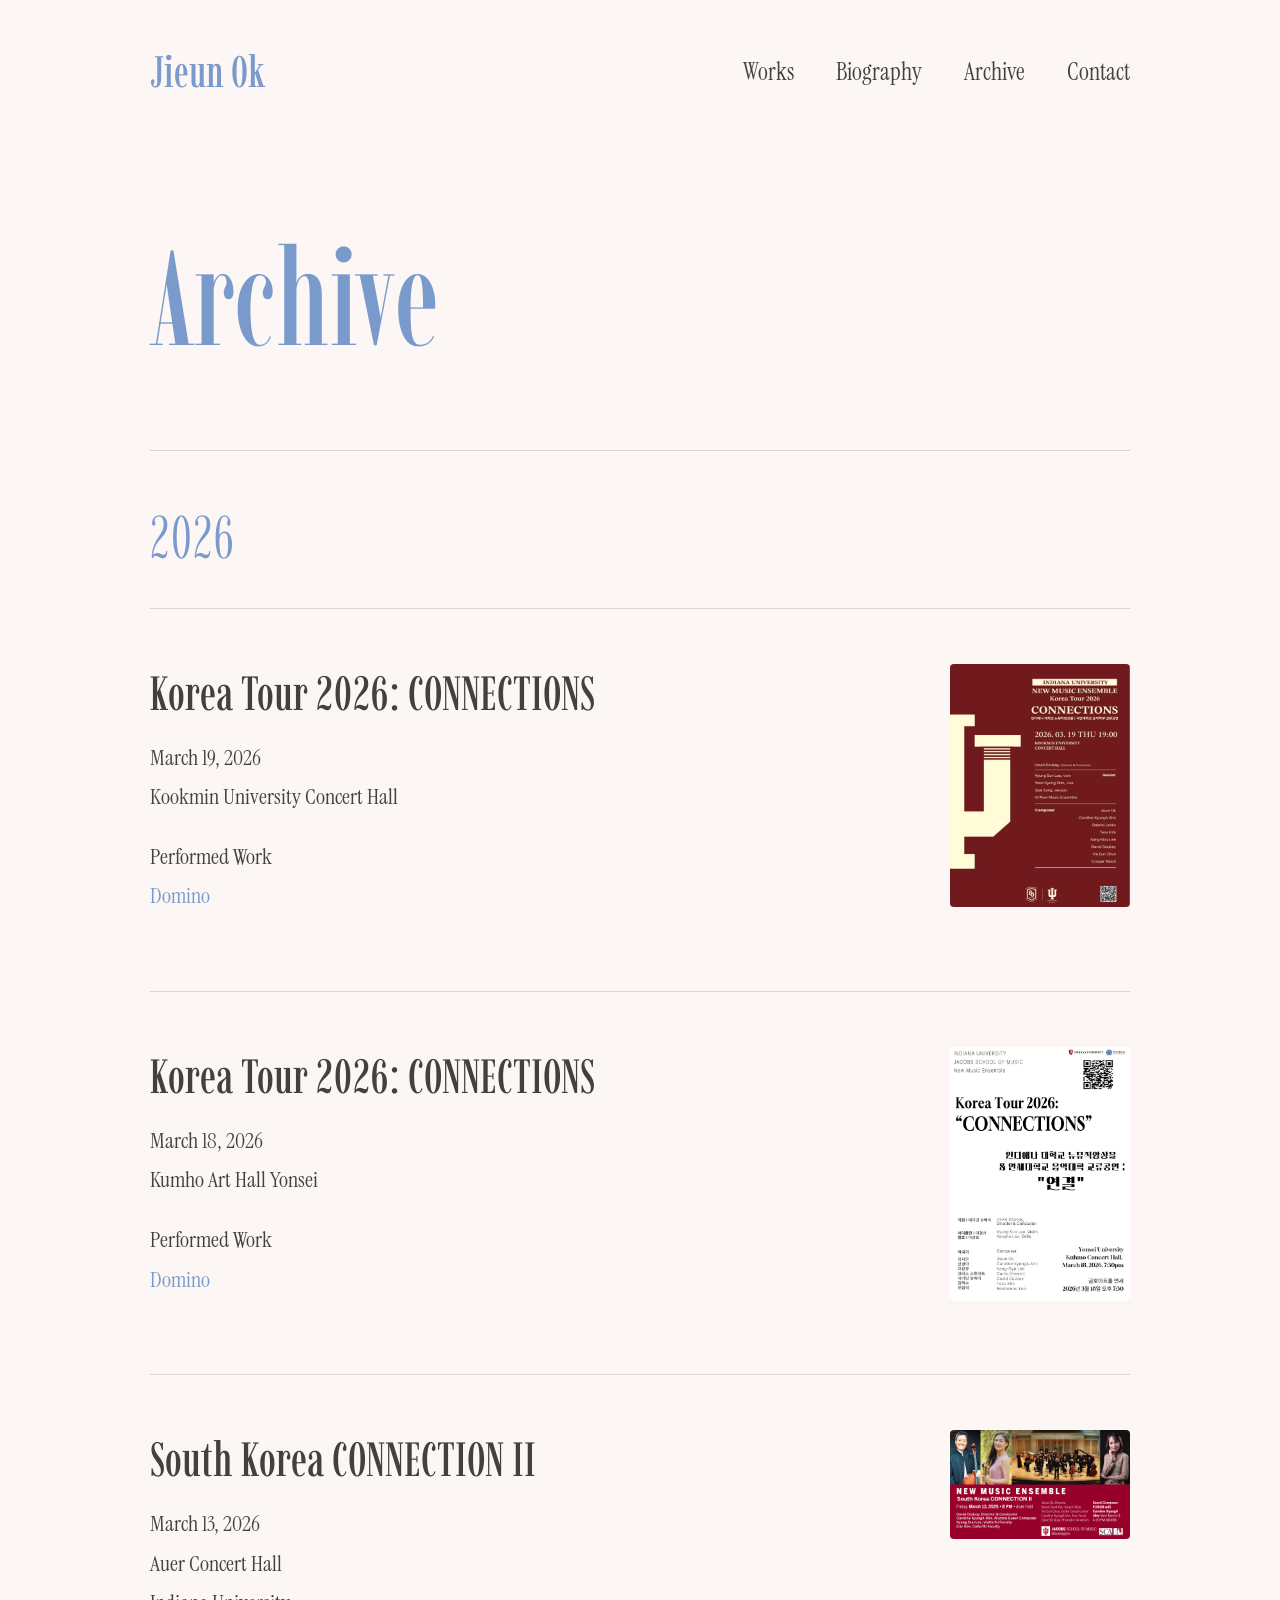
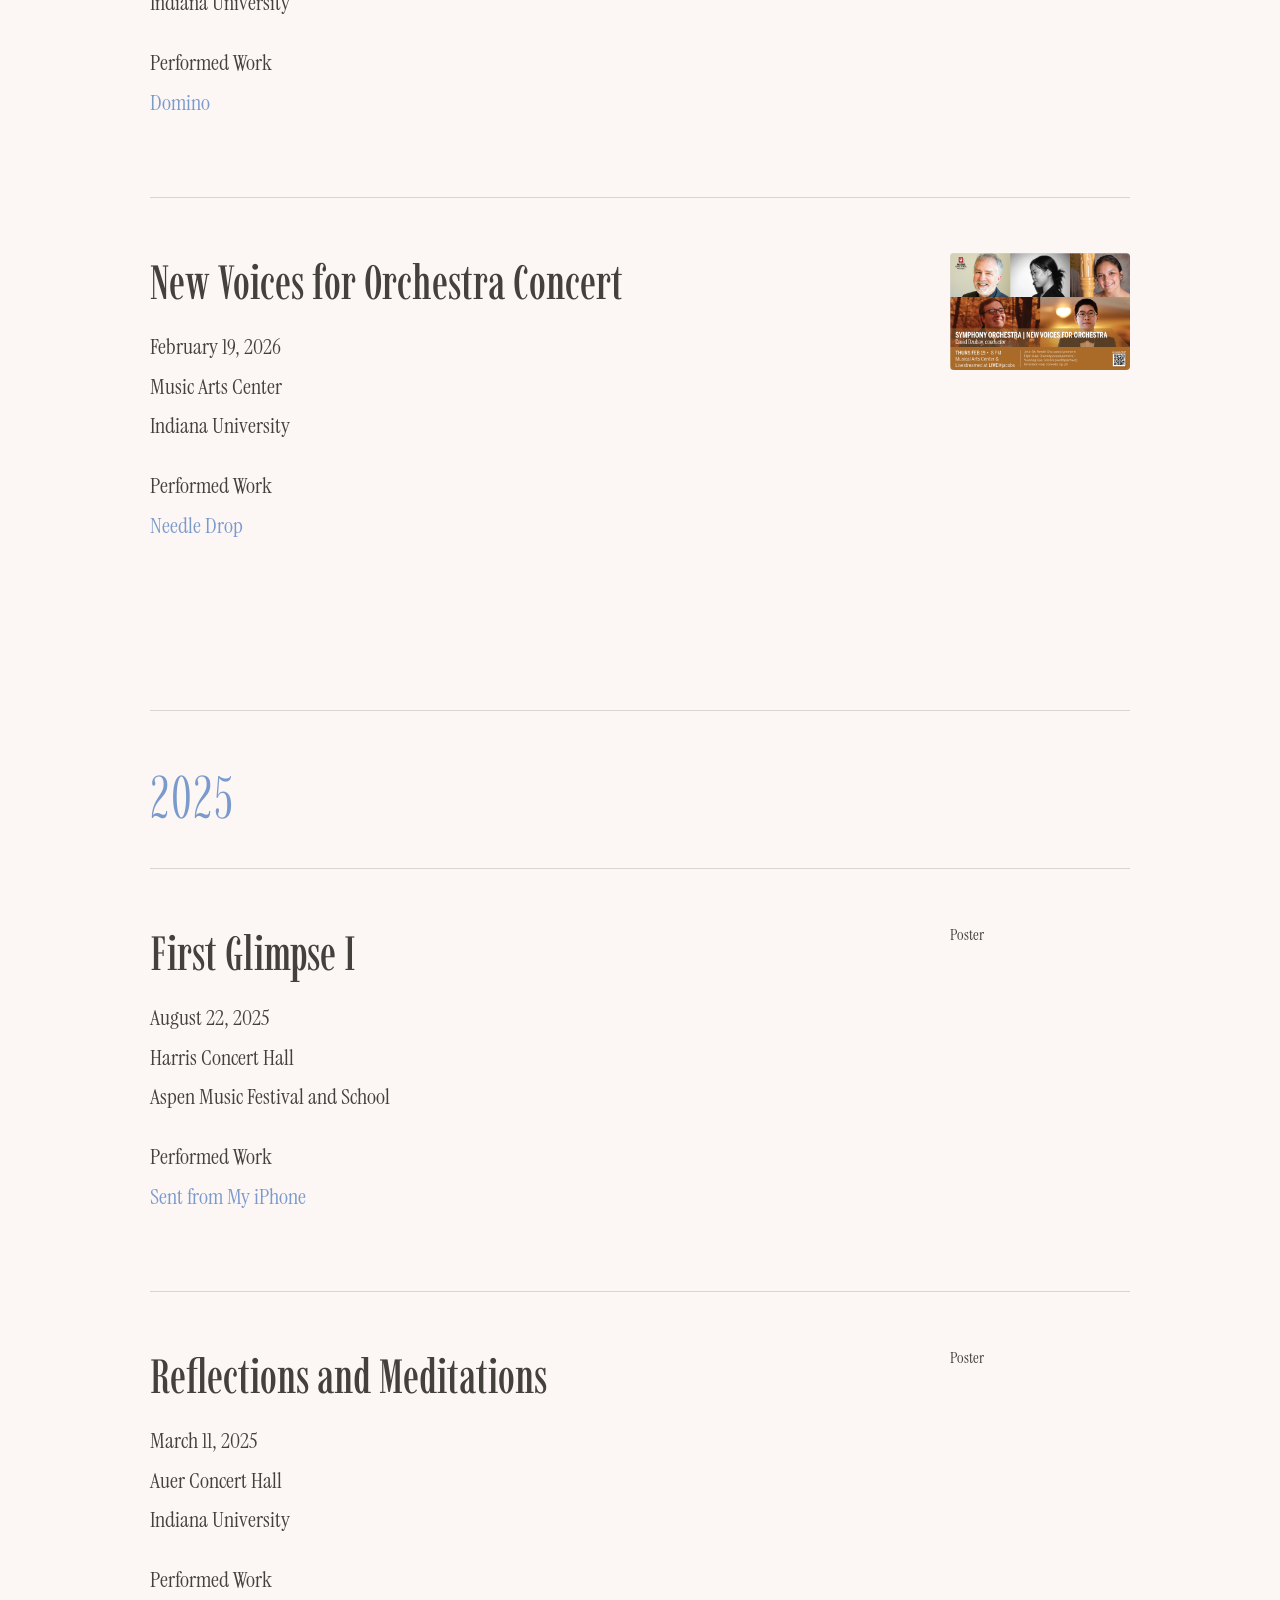
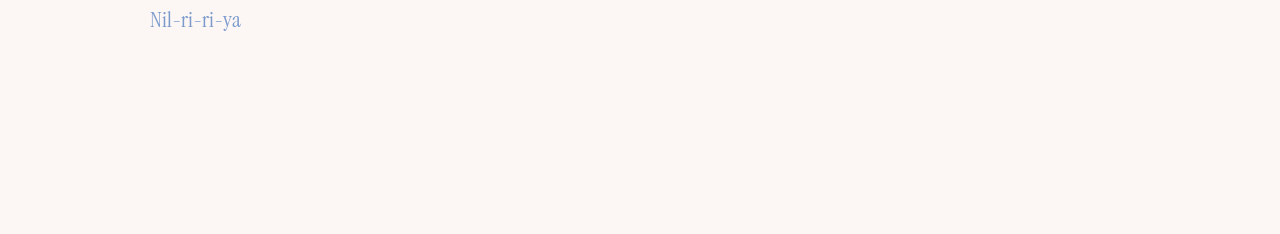
<file: archive.html>
<!doctype html>
<html lang="en">
  <head>
    <meta charset="UTF-8" />
    <meta name="viewport" content="width=device-width, initial-scale=1.0" />

    <title>Archive | Jieun Ok</title>

    <link rel="preconnect" href="https://fonts.googleapis.com" />
    <link rel="preconnect" href="https://fonts.gstatic.com" crossorigin />

    <link
      href="https://fonts.googleapis.com/css2?family=Imbue:wght@400;500&family=Instrument+Serif:ital@0;1&display=swap"
      rel="stylesheet"
    />

    <link rel="stylesheet" href="style.css" />
  </head>

  <body>
    <header>
      <nav>
        <a href="index.html" class="logo"> Jieun Ok </a>

        <ul>
          <li class="dropdown">
            <a href="#">Works</a>

            <ul class="dropdown-menu">
              <li><a href="works/orchestra.html">Orchestra</a></li>

              <li><a href="works/choral.html">Choral</a></li>

              <li><a href="works/ensemble.html">Ensemble</a></li>
            </ul>
          </li>

          <li><a href="index.html#biography">Biography</a></li>

          <li><a href="archive.html">Archive</a></li>

          <li><a href="index.html#contact">Contact</a></li>
        </ul>
      </nav>
    </header>

    <main class="archive-page">
      <h1>Archive</h1>

      <!-- ====================== -->

      <section class="archive-year">
        <h2>2026</h2>

        <article class="archive-event">
          <div class="archive-info">
            <h3>Korea Tour 2026: CONNECTIONS</h3>

            <p>
              March 19, 2026<br />

              Kookmin University Concert Hall
            </p>

            <p>
              Performed Work<br />

              <a href="works/domino.html"> Domino </a>
            </p>
          </div>

          <div class="archive-poster">
            <img
              src="images/korea-tour-connections-kookmin-poster.jpg"
              alt="Korea Tour 2026: CONNECTIONS Poster (Kookmin University Concert Hall)"
            />
          </div>
        </article>

        <article class="archive-event">
          <div class="archive-info">
            <h3>Korea Tour 2026: CONNECTIONS</h3>

            <p>
              March 18, 2026<br />

              Kumho Art Hall Yonsei
            </p>

            <p>
              Performed Work<br />

              <a href="works/domino.html"> Domino </a>
            </p>
          </div>

          <div class="archive-poster">
            <img
              src="images/korea-tour-connections-kumho-poster.jpg"
              alt="Korea Tour 2026: CONNECTIONS Poster (Kumho Art Hall Yonsei)"
            />
          </div>
        </article>

        <article class="archive-event">
          <div class="archive-info">
            <h3>South Korea CONNECTION II</h3>

            <p>
              March 13, 2026<br />

              Auer Concert Hall<br />

              Indiana University
            </p>

            <p>
              Performed Work<br />

              <a href="works/domino.html"> Domino </a>
            </p>
          </div>

          <div class="archive-poster">
            <img
              src="images/south-korea-connection-II-poster.jpg"
              alt="South Korea CONNECTION II Poster"
            />
          </div>
        </article>

        <article class="archive-event">
          <div class="archive-info">
            <h3>New Voices for Orchestra Concert</h3>

            <p>
              February 19, 2026<br />

              Music Arts Center<br />

              Indiana University
            </p>

            <p>
              Performed Work<br />

              <a href="works/needle-drop.html"> Needle Drop </a>
            </p>
          </div>

          <div class="archive-poster">
            <img
              src="images/new-voices-poster.jpg"
              alt="New Voices for Orchestra Concert Poster"
            />
          </div>
        </article>
      </section>

      <!-- ====================== -->

      <section class="archive-year">
        <h2>2025</h2>

        <article class="archive-event">
          <div class="archive-info">
            <h3>First Glimpse I</h3>

            <p>
              August 22, 2025<br />

              Harris Concert Hall<br />

              Aspen Music Festival and School
            </p>

            <p>
              Performed Work<br />

              <a href="works/sent-from-my-iphone.html"> Sent from My iPhone </a>
            </p>
          </div>

          <div class="archive-poster">Poster</div>
        </article>

        <article class="archive-event">
          <div class="archive-info">
            <h3>Reflections and Meditations</h3>

            <p>
              March 11, 2025<br />

              Auer Concert Hall<br />

              Indiana University
            </p>

            <p>
              Performed Work<br />

              <a href="works/nil-ri-ri-ya.html"> Nil-ri-ri-ya </a>
            </p>
          </div>

          <div class="archive-poster">Poster</div>
        </article>
      </section>
    </main>
  </body>
</html>
</file>
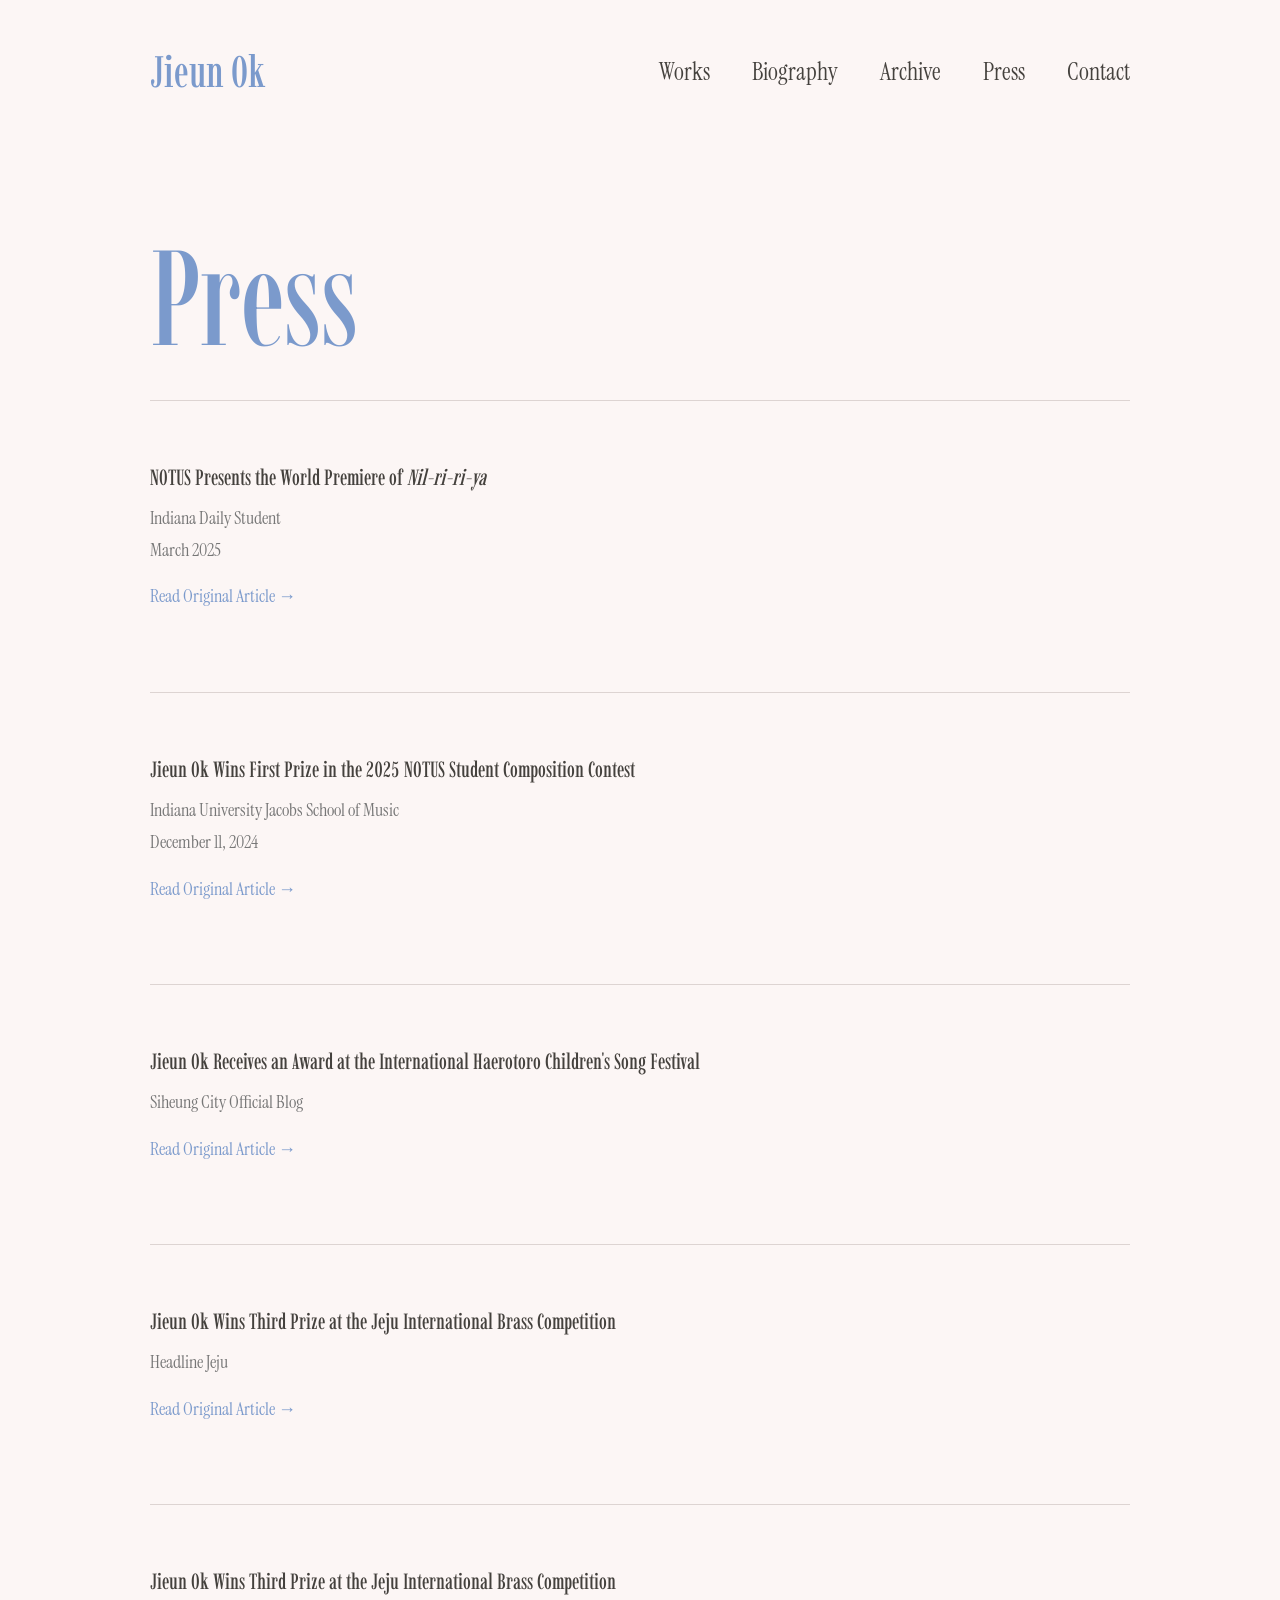
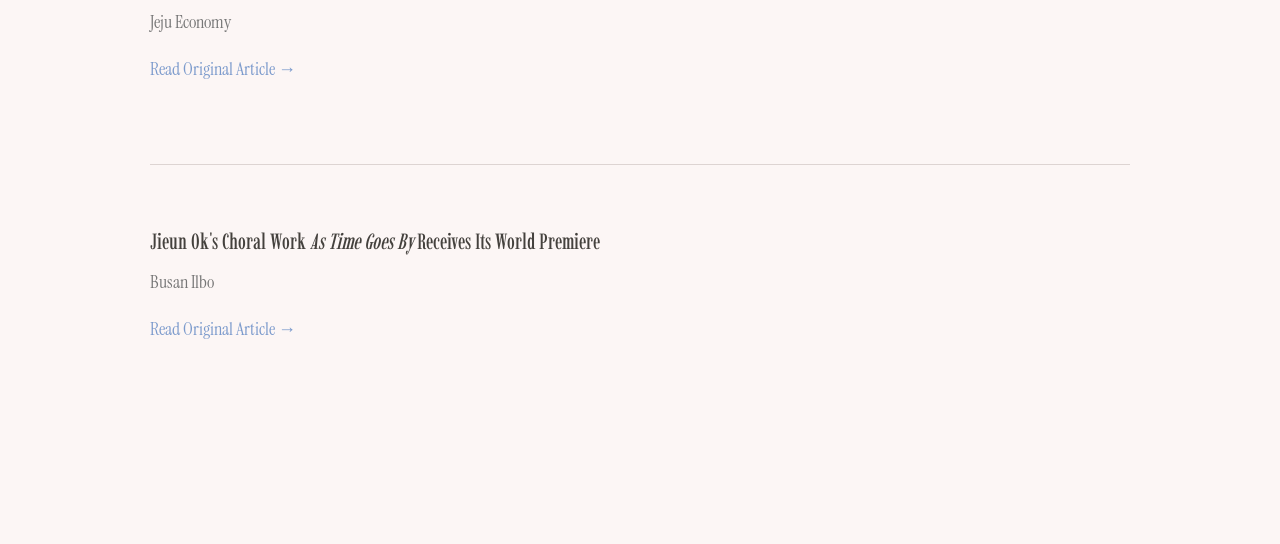
<file: press.html>
<!DOCTYPE html>
<html lang="en">

<head>

    <meta charset="UTF-8">
    <meta name="viewport" content="width=device-width, initial-scale=1.0">

    <title>Press | Jieun Ok</title>

    <link rel="preconnect" href="https://fonts.googleapis.com">
    <link rel="preconnect" href="https://fonts.gstatic.com" crossorigin>

    <link
        href="https://fonts.googleapis.com/css2?family=Imbue:wght@400;500&family=Instrument+Serif:ital@0;1&display=swap"
        rel="stylesheet">

    <link rel="stylesheet" href="style.css">

</head>

<body>

    <header>

        <nav>

            <a href="index.html" class="logo">Jieun Ok</a>

            <ul>

                <li class="dropdown">

                    <a href="#">Works</a>

                    <ul class="dropdown-menu">

                        <li><a href="works/orchestra.html">Orchestra</a></li>
                        <li><a href="works/choral.html">Choral</a></li>
                        <li><a href="works/ensemble.html">Ensemble</a></li>

                    </ul>

                </li>

                <li><a href="index.html#biography">Biography</a></li>

                <li><a href="archive.html">Archive</a></li>

                <li><a href="press.html">Press</a></li>

                <li><a href="index.html#contact">Contact</a></li>

            </ul>

        </nav>

    </header>

    <main class="archive-page press-page">

        <h1>

            Press

        </h1>

        <!-- Article -->

        <article class="archive-event">

            <div class="archive-info">

                <h3>

                    NOTUS Presents the World Premiere of <em>Nil-ri-ri-ya</em>

                </h3>

                <p>

                    Indiana Daily Student<br>

                    March 2025

                </p>

                <p>

                    <a href="https://www.idsnews.com/article/2025/03/notus-choral-group-spring-concert-2025"
                        target="_blank">

                        Read Original Article →

                    </a>

                </p>

            </div>

        </article>

        <!-- Article -->

        <article class="archive-event">

            <div class="archive-info">

                <h3>

                    Jieun Ok Wins First Prize in the 2025 NOTUS Student Composition Contest

                </h3>

                <p>

                    Indiana University Jacobs School of Music<br>

                    December 11, 2024

                </p>

                <p>

                    <a href="https://blogs.iu.edu/jsomchoral/2024/12/11/composers-ok-and-barda-hocking-announced-as-2025-notus-composition-contest-winners/"
                        target="_blank">

                        Read Original Article →

                    </a>

                </p>

            </div>

        </article>

        <!-- Article -->

        <article class="archive-event">

            <div class="archive-info">

                <h3>

                    Jieun Ok Receives an Award at the International Haerotoro Children's Song Festival

                </h3>

                <p>

                    Siheung City Official Blog

                </p>

                <p>

                    <a href="https://blog.naver.com/siheungblog/223936718052" target="_blank">

                        Read Original Article →

                    </a>

                </p>

            </div>

        </article>

        <!-- Article -->

        <article class="archive-event">

            <div class="archive-info">

                <h3>

                    Jieun Ok Wins Third Prize at the Jeju International Brass Competition

                </h3>

                <p>

                    Headline Jeju

                </p>

                <p>

                    <a href="https://www.headlinejeju.co.kr/news/articleView.html?idxno=539137" target="_blank">

                        Read Original Article →

                    </a>

                </p>

            </div>

        </article>

        <!-- Article -->

        <article class="archive-event">

            <div class="archive-info">

                <h3>

                    Jieun Ok Wins Third Prize at the Jeju International Brass Competition

                </h3>

                <p>

                    Jeju Economy

                </p>

                <p>

                    <a href="http://www.jejukyeongje.com/news/articleView.html?idxno=39399" target="_blank">

                        Read Original Article →

                    </a>

                </p>

            </div>

        </article>

        <!-- Article -->

        <article class="archive-event">

            <div class="archive-info">

                <h3>

                    Jieun Ok's Choral Work <em>As Time Goes By</em> Receives Its World Premiere

                </h3>

                <p>

                    Busan Ilbo

                </p>

                <p>

                    <a href="https://www.busan.com/view/busan/view.php?code=2023052814284526341" target="_blank">

                        Read Original Article →

                    </a>

                </p>

            </div>

        </article>

    </main>

</body>

</html>
</file>
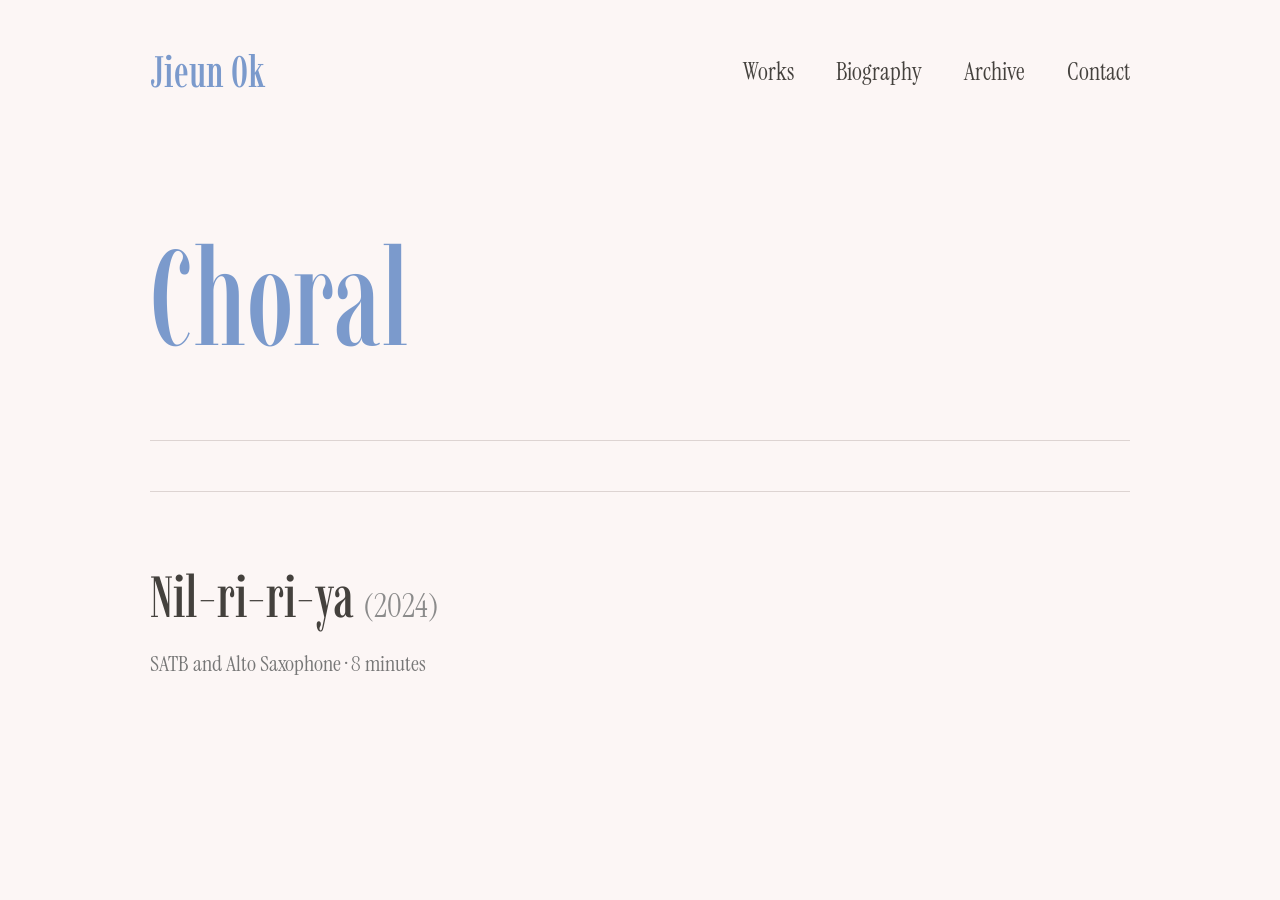
<file: works/Choral.html>
<!DOCTYPE html>
<html lang="en">

<head>

    <meta charset="UTF-8">
    <meta name="viewport" content="width=device-width, initial-scale=1.0">

    <title>Choral | Jieun Ok</title>

    <link rel="preconnect" href="https://fonts.googleapis.com">
    <link rel="preconnect" href="https://fonts.gstatic.com" crossorigin>

    <link href="https://fonts.googleapis.com/css2?family=Imbue:wght@400;500&family=Instrument+Serif:ital@0;1&display=swap" rel="stylesheet">

    <link rel="stylesheet" href="../style.css">

</head>

<body>

<header>

<nav>

<a href="../index.html" class="logo">Jieun Ok</a>

<ul>

<li class="dropdown">

<a href="#">Works</a>

<ul class="dropdown-menu">

<li><a href="orchestra.html">Orchestra</a></li>
<li><a href="choral.html">Choral</a></li>
<li><a href="ensemble.html">Ensemble</a></li>

</ul>

</li>

<li><a href="../index.html#biography">Biography</a></li>
<li><a href="../index.html#updates">Archive</a></li>
<li><a href="../index.html#contact">Contact</a></li>

</ul>

</nav>

</header>

<main class="works-page">

<h1>Choral</h1>

<section class="gallery">

<article class="work-card">

<a class="work-link" href="nil-ri-ri-ya.html">

<div class="work-text">

<h2>

Nil-ri-ri-ya <span>(2024)</span>

</h2>

<p>

SATB and Alto Saxophone · 8 minutes

</p>

</div>

<div class="preview">

<img src="../images/nil-ri-ri-ya-preview.jpg"
     alt="Nil-ri-ri-ya Score Preview">

</div>

</a>

</article>

</section>

</main>

</body>

</html>
</file>
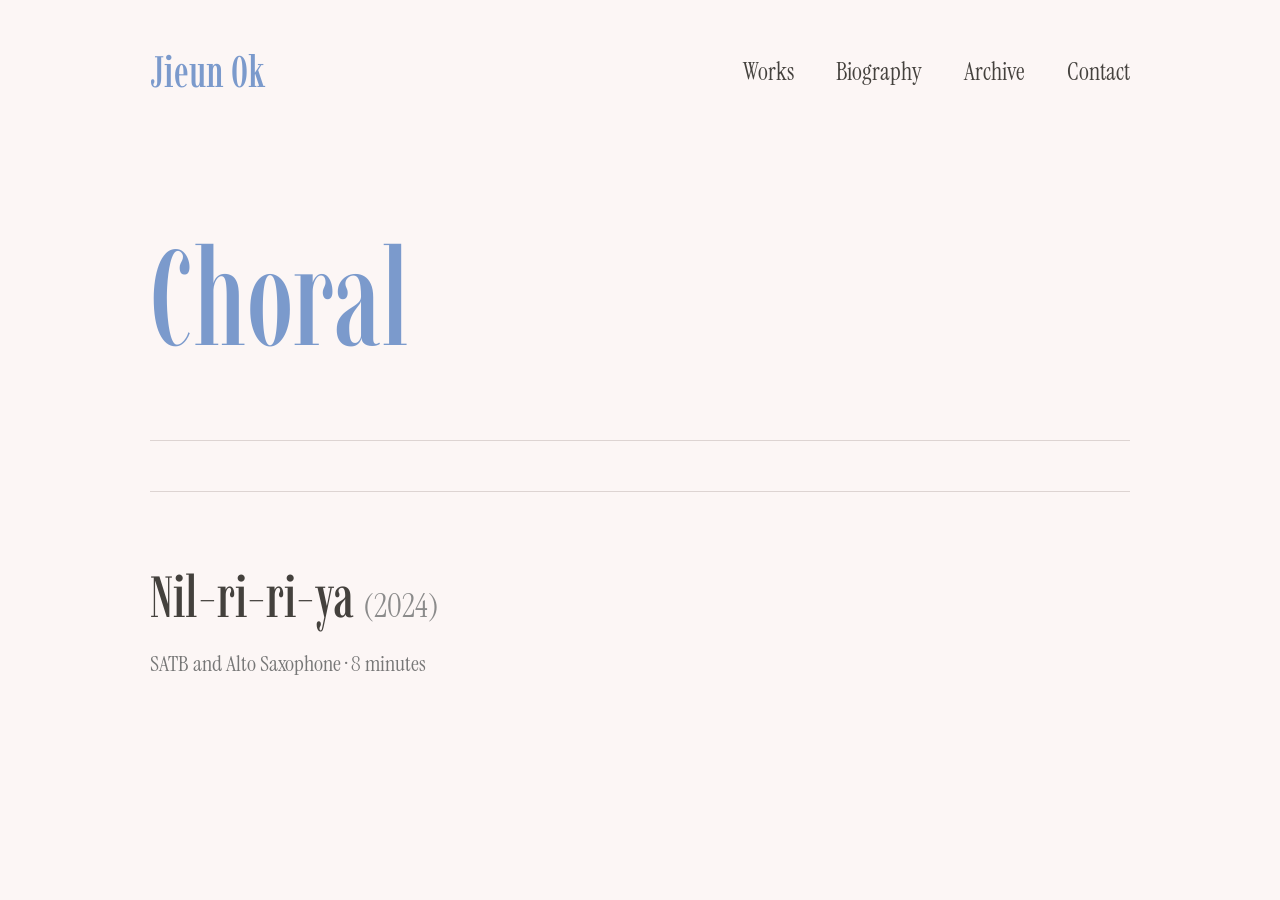
<file: works/choral.html>
<!doctype html>
<html lang="en">
  <head>
    <meta charset="UTF-8" />
    <meta name="viewport" content="width=device-width, initial-scale=1.0" />

    <title>Choral | Jieun Ok</title>

    <link rel="preconnect" href="https://fonts.googleapis.com" />
    <link rel="preconnect" href="https://fonts.gstatic.com" crossorigin />

    <link
      href="https://fonts.googleapis.com/css2?family=Imbue:wght@400;500&family=Instrument+Serif:ital@0;1&display=swap"
      rel="stylesheet"
    />

    <link rel="stylesheet" href="../style.css" />
  </head>

  <body>
    <header>
      <nav>
        <a href="../index.html" class="logo">Jieun Ok</a>

        <ul>
          <li class="dropdown">
            <a href="#">Works</a>

            <ul class="dropdown-menu">
              <li><a href="orchestra.html">Orchestra</a></li>
              <li><a href="choral.html">Choral</a></li>
              <li><a href="ensemble.html">Ensemble</a></li>
            </ul>
          </li>

          <li><a href="../index.html#biography">Biography</a></li>
          <li><a href="../index.html#updates">Archive</a></li>
          <li><a href="../index.html#contact">Contact</a></li>
        </ul>
      </nav>
    </header>

    <main class="works-page">
      <h1>Choral</h1>

      <section class="gallery">
        <article class="work-card">
          <a class="work-link" href="nil-ri-ri-ya.html">
            <div class="work-text">
              <h2>Nil-ri-ri-ya <span>(2024)</span></h2>

              <p>SATB and Alto Saxophone · 8 minutes</p>
            </div>

            <div class="preview">
              <img
                src="../images/nil-ri-ri-ya-preview.jpg"
                alt="Nil-ri-ri-ya Score Preview"
              />
            </div>
          </a>
        </article>
      </section>
    </main>
  </body>
</html>
</file>
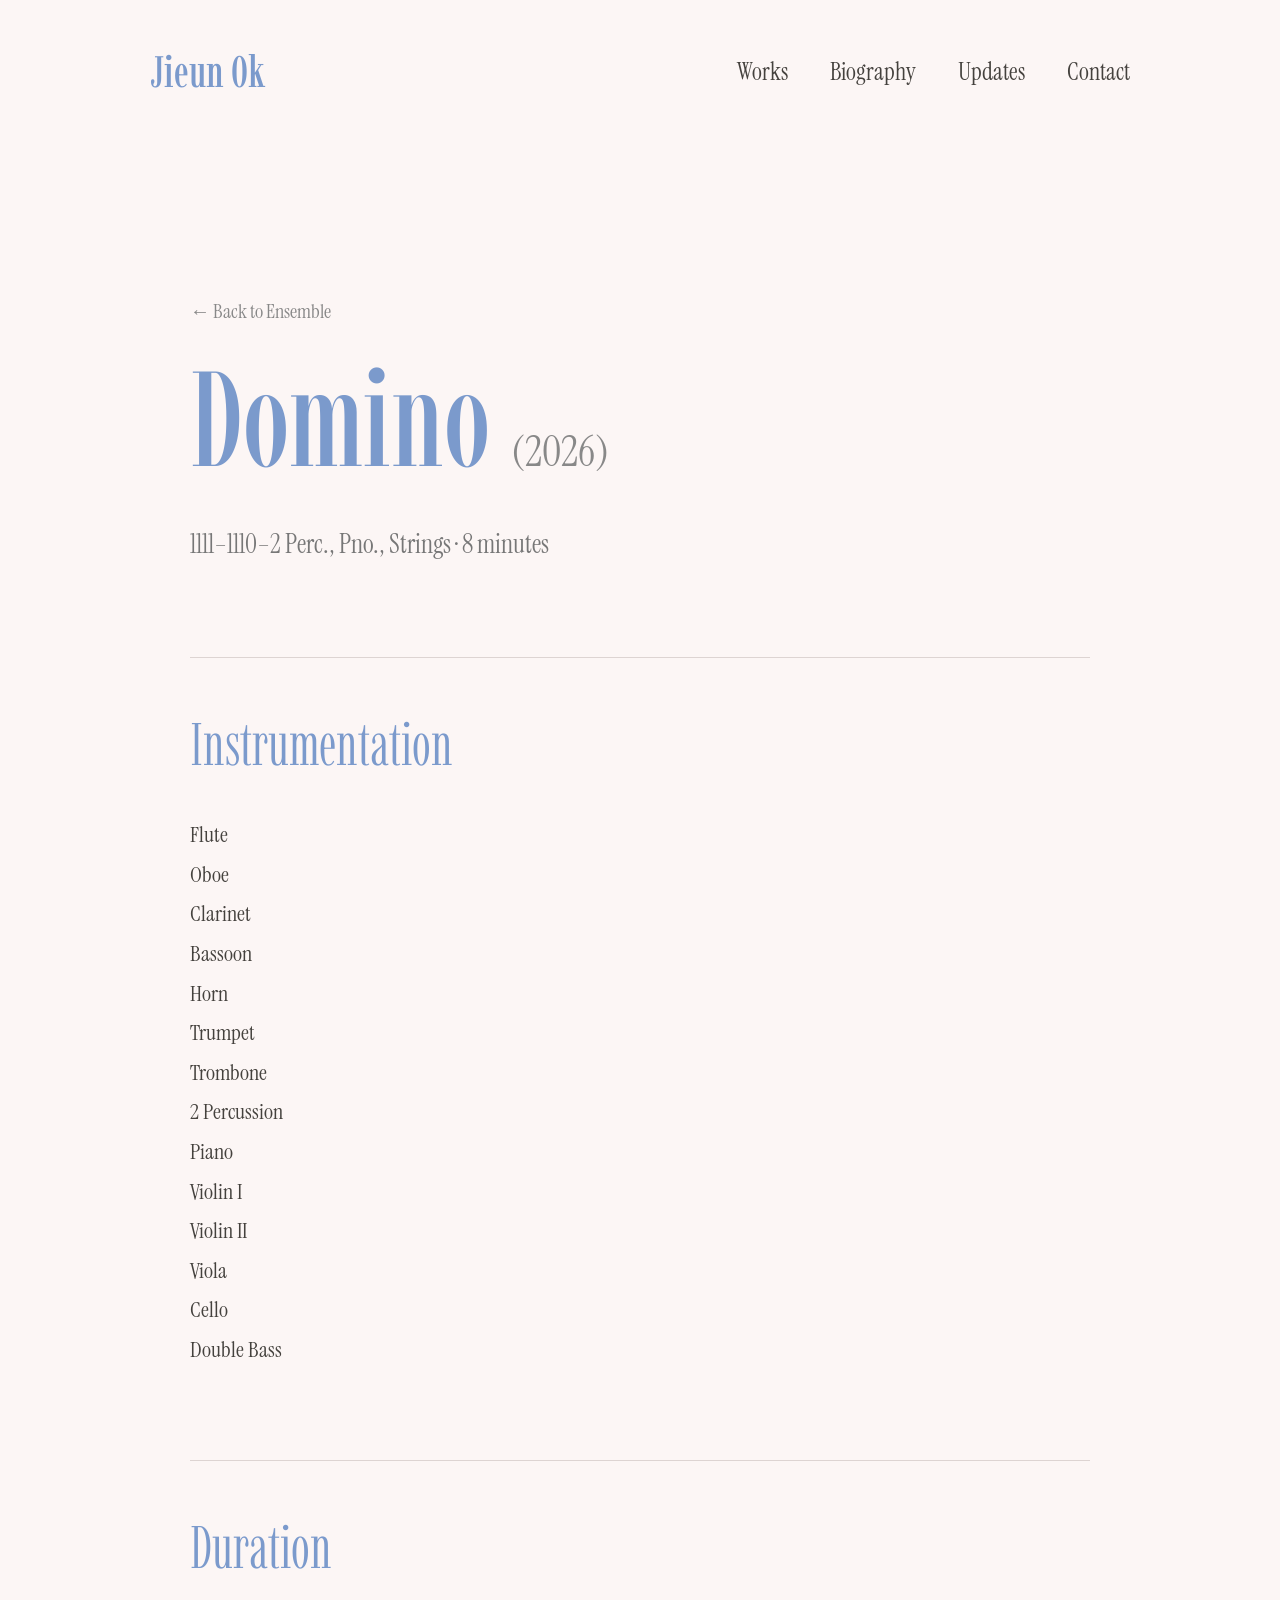
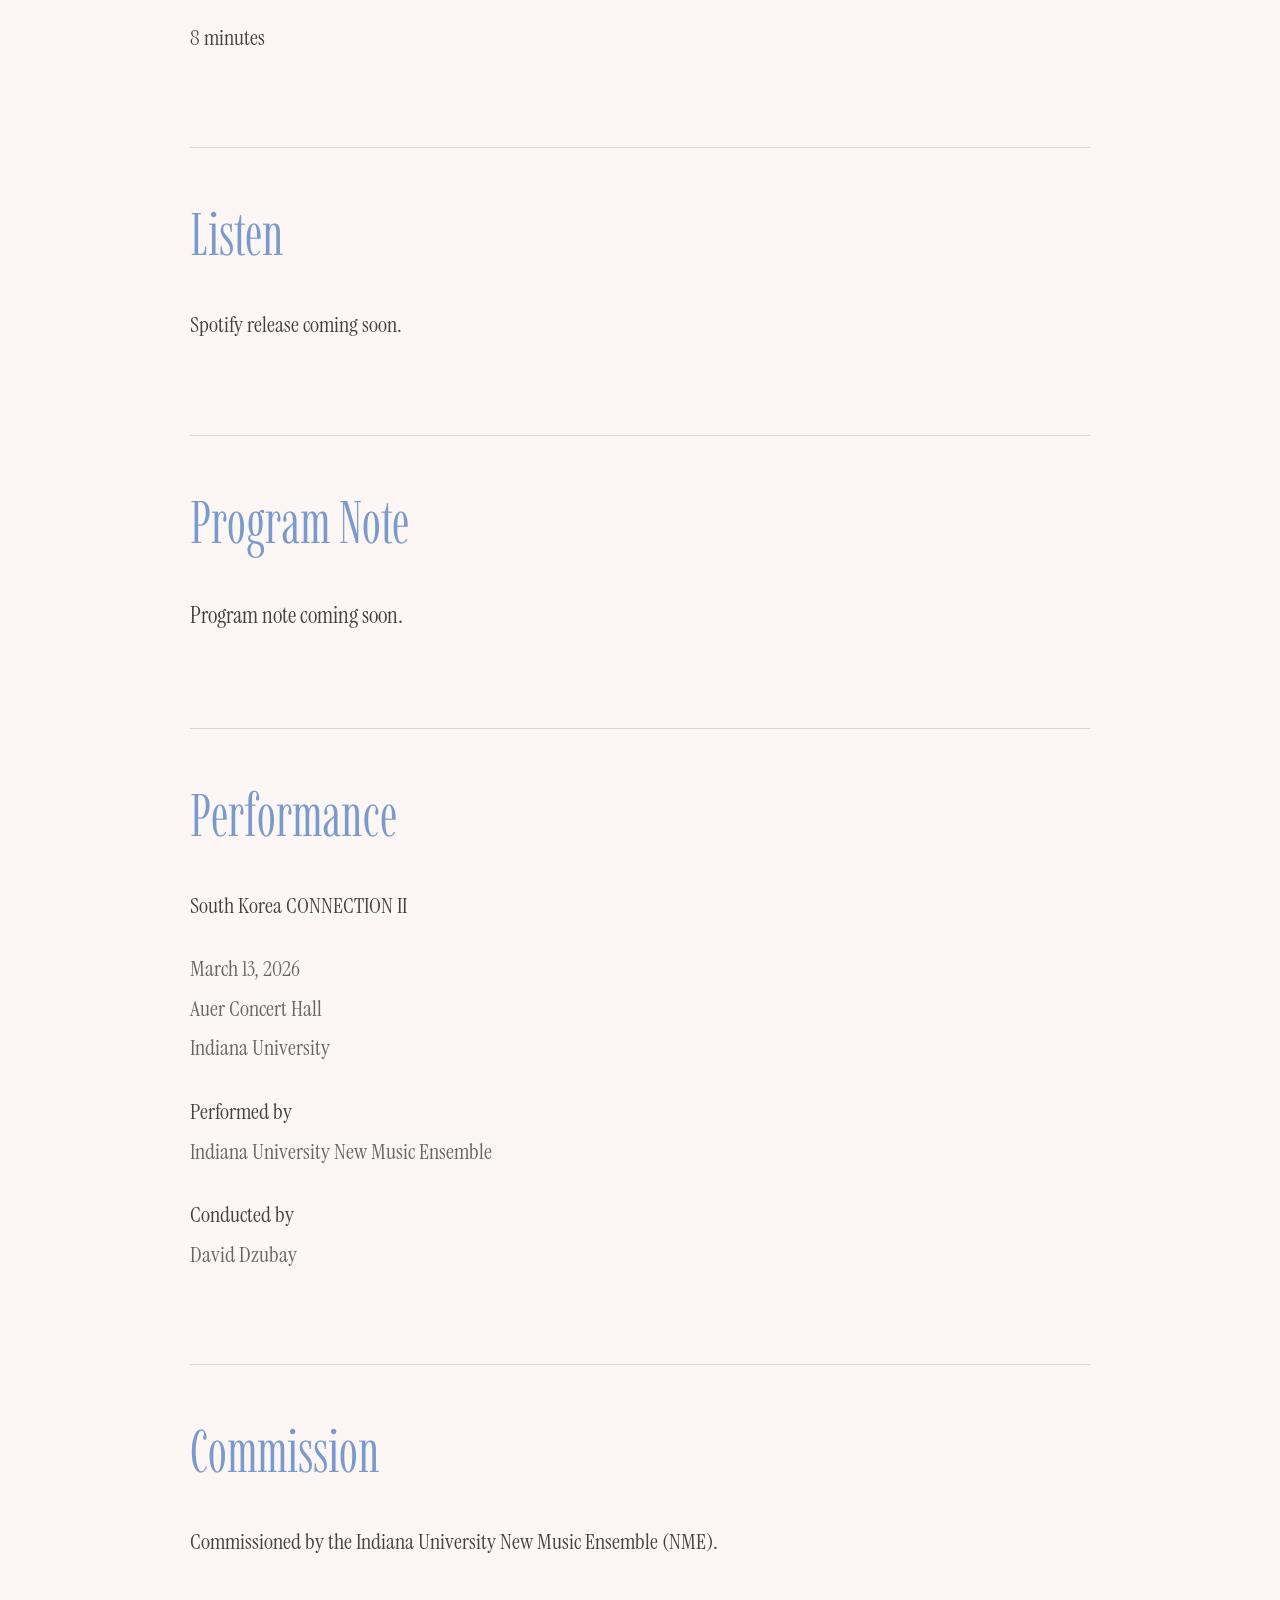
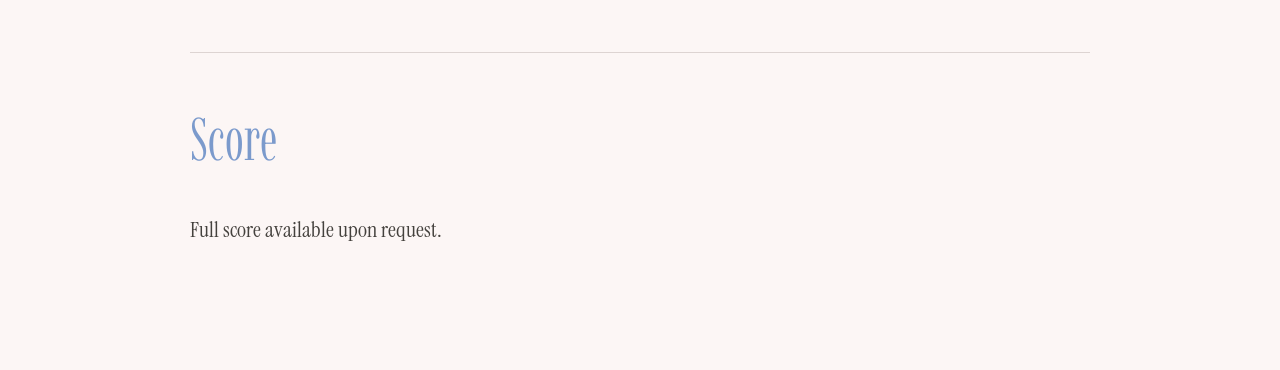
<file: works/domino.html>
<!doctype html>
<html lang="en">
  <head>
    <meta charset="UTF-8" />
    <meta name="viewport" content="width=device-width, initial-scale=1.0" />

    <title>Domino | Jieun Ok</title>

    <link rel="preconnect" href="https://fonts.googleapis.com" />
    <link rel="preconnect" href="https://fonts.gstatic.com" crossorigin />

    <link
      href="https://fonts.googleapis.com/css2?family=Imbue:wght@500&family=Instrument+Serif:ital@0;1&display=swap"
      rel="stylesheet"
    />

    <link rel="stylesheet" href="../style.css" />
  </head>

  <body>
    <header>
      <nav>
        <a href="../index.html" class="logo"> Jieun Ok </a>

        <ul>
          <li class="dropdown">
            <a href="#">Works</a>

            <ul class="dropdown-menu">
              <li><a href="orchestra.html">Orchestra</a></li>
              <li><a href="choral.html">Choral</a></li>
              <li><a href="ensemble.html">Ensemble</a></li>
            </ul>
          </li>

          <li><a href="../index.html#biography">Biography</a></li>
          <li><a href="../index.html#updates">Updates</a></li>
          <li><a href="../index.html#contact">Contact</a></li>
        </ul>
      </nav>
    </header>

    <main class="piece-page">
      <a class="back-link" href="ensemble.html"> ← Back to Ensemble </a>

      <h1>Domino <span>(2026)</span></h1>

      <p class="piece-subtitle">1111–1110–2 Perc., Pno., Strings · 8 minutes</p>

      <section class="piece-section">
        <h2>Instrumentation</h2>

        <p>
          Flute<br />
          Oboe<br />
          Clarinet<br />
          Bassoon<br />
          Horn<br />
          Trumpet<br />
          Trombone<br />
          2 Percussion<br />
          Piano<br />
          Violin I<br />
          Violin II<br />
          Viola<br />
          Cello<br />
          Double Bass
         
        </p>
      </section>

      <section class="piece-section">
        <h2>Duration</h2>

        <p>8 minutes</p>
      </section>

      <section class="piece-section">
        <h2>Listen</h2>

        <p>Spotify release coming soon.</p>
      </section>

      <section class="piece-section">
        <h2>Program Note</h2>

        <div class="program-note">
          <p>Program note coming soon.</p>
        </div>
      </section>

      <section class="piece-section">
        <h2>Performance</h2>

        <div class="performance-credit">
          <p>
            <strong>South Korea CONNECTION II</strong>
          </p>

          <p>
            March 13, 2026<br />

            Auer Concert Hall<br />

            Indiana University
          </p>

          <p>
            <strong>Performed by</strong><br />

            Indiana University New Music Ensemble
          </p>

          <p>
            <strong>Conducted by</strong><br />

            David Dzubay
          </p>
        </div>
      </section>

      <section class="piece-section">
        <h2>Commission</h2>

        <p>Commissioned by the Indiana University New Music Ensemble (NME).</p>
      </section>

      <section class="piece-section">
        <h2>Score</h2>

        <p>Full score available upon request.</p>
      </section>
    </main>
  </body>
</html>
</file>
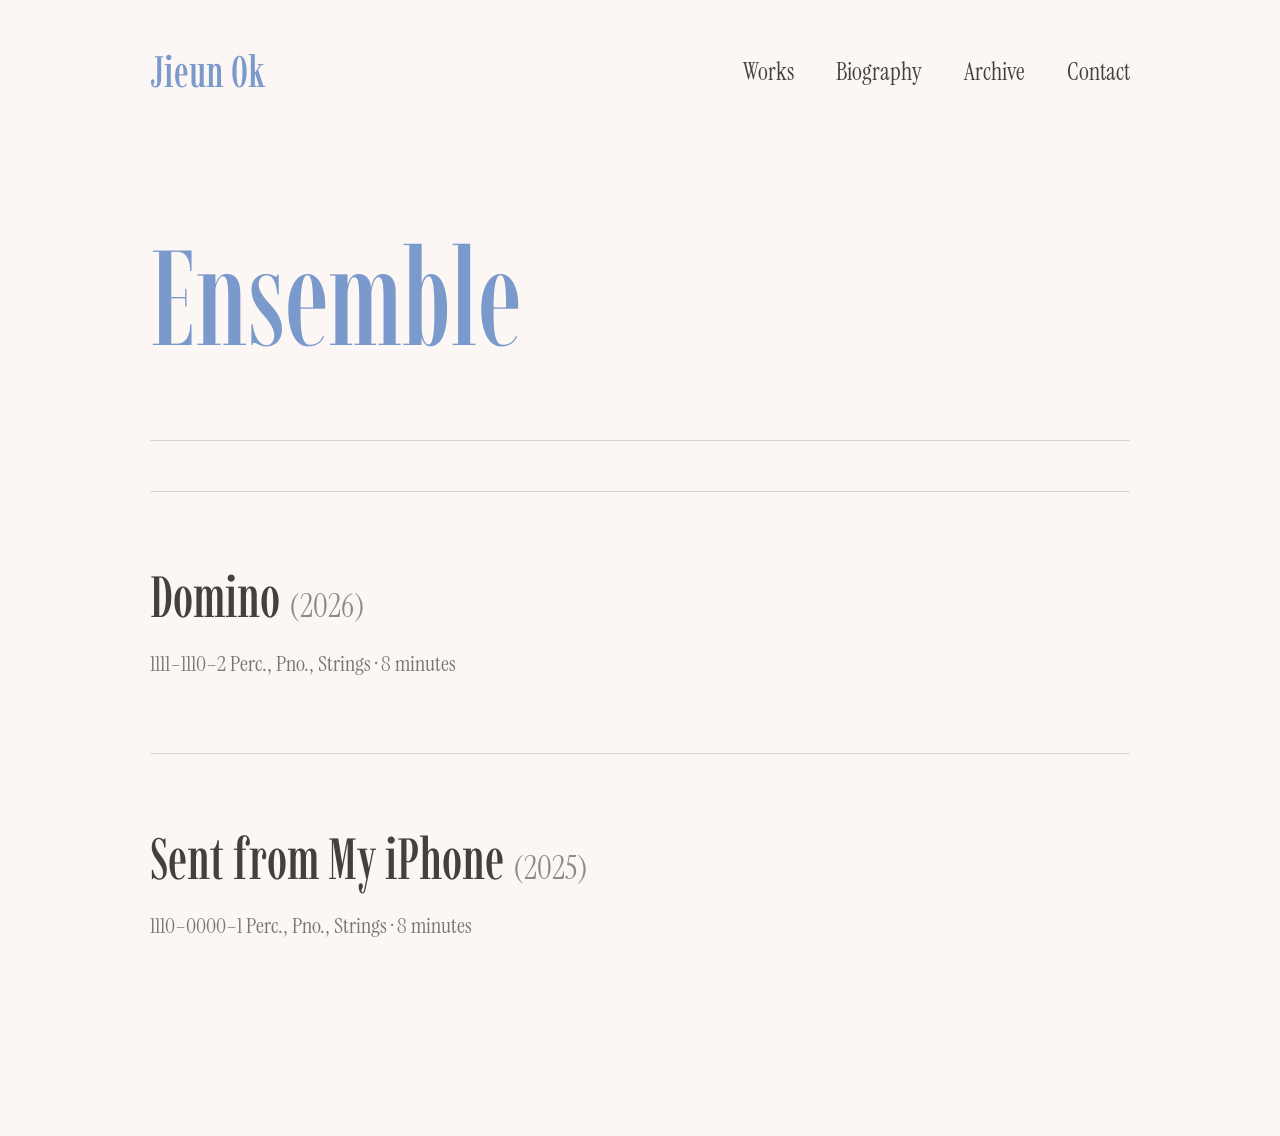
<file: works/Ensemble.html>
<!DOCTYPE html>
<html lang="en">

<head>

    <meta charset="UTF-8">
    <meta name="viewport" content="width=device-width, initial-scale=1.0">

    <title>Ensemble | Jieun Ok</title>

    <link rel="preconnect" href="https://fonts.googleapis.com">
    <link rel="preconnect" href="https://fonts.gstatic.com" crossorigin>

    <link href="https://fonts.googleapis.com/css2?family=Imbue:wght@400;500&family=Instrument+Serif:ital@0;1&display=swap" rel="stylesheet">

    <link rel="stylesheet" href="../style.css">

</head>

<body>

<header>

<nav>

<a href="../index.html" class="logo">Jieun Ok</a>

<ul>

<li class="dropdown">

<a href="#">Works</a>

<ul class="dropdown-menu">

<li><a href="orchestra.html">Orchestra</a></li>
<li><a href="choral.html">Choral</a></li>
<li><a href="ensemble.html">Ensemble</a></li>

</ul>

</li>

<li><a href="../index.html#biography">Biography</a></li>
<li><a href="../index.html#updates">Archive</a></li>
<li><a href="../index.html#contact">Contact</a></li>

</ul>

</nav>

</header>

<main class="works-page">

<h1>Ensemble</h1>

<section class="gallery">

<!-- Domino -->

<article class="work-card">

<a class="work-link" href="domino.html">

<div class="work-text">

<h2>

Domino <span>(2026)</span>

</h2>

<p>

1111–1110–2 Perc., Pno., Strings · 8 minutes

</p>

</div>

<div class="preview">

<img src="../images/domino-preview.jpg"
alt="Domino Score Preview">

</div>

</a>

</article>

<!-- Sent from My iPhone -->

<article class="work-card">

<a class="work-link" href="sent-from-my-iphone.html">

<div class="work-text">

<h2>

Sent from My iPhone <span>(2025)</span>

</h2>

<p>

1110–0000–1 Perc., Pno., Strings · 8 minutes

</p>

</div>

<div class="preview">

<img src="../images/sent-from-my-iphone-preview.jpg"
alt="Sent from My iPhone Score Preview">

</div>

</a>

</article>

</section>

</main>

</body>

</html>
</file>
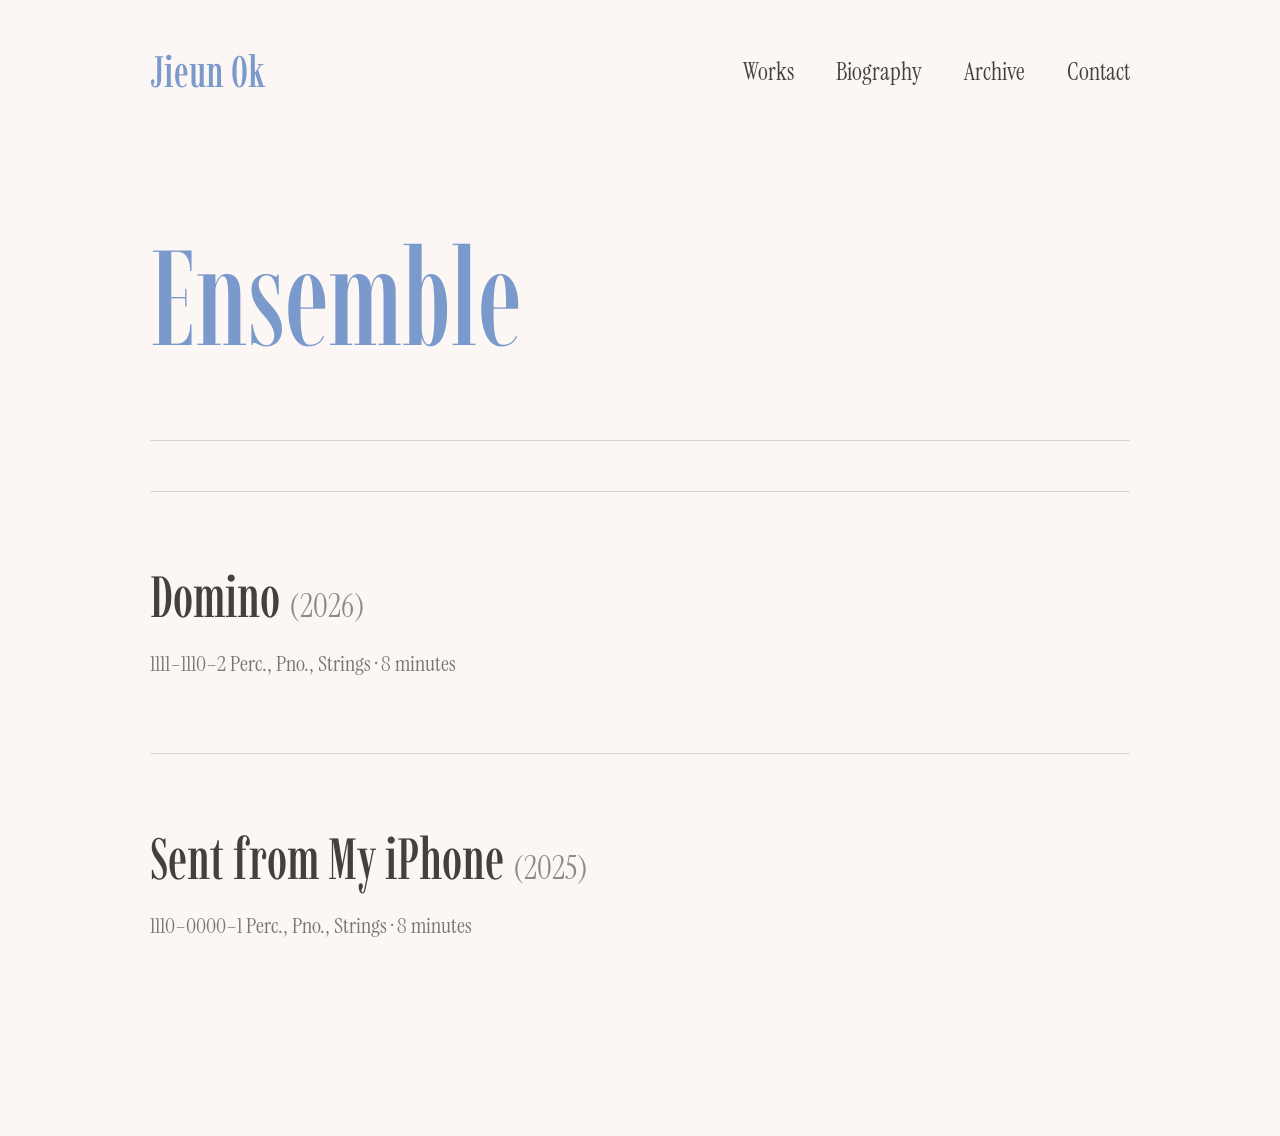
<file: works/ensemble.html>
<!doctype html>
<html lang="en">
  <head>
    <meta charset="UTF-8" />
    <meta name="viewport" content="width=device-width, initial-scale=1.0" />

    <title>Ensemble | Jieun Ok</title>

    <link rel="preconnect" href="https://fonts.googleapis.com" />
    <link rel="preconnect" href="https://fonts.gstatic.com" crossorigin />

    <link
      href="https://fonts.googleapis.com/css2?family=Imbue:wght@400;500&family=Instrument+Serif:ital@0;1&display=swap"
      rel="stylesheet"
    />

    <link rel="stylesheet" href="../style.css" />
  </head>

  <body>
    <header>
      <nav>
        <a href="../index.html" class="logo">Jieun Ok</a>

        <ul>
          <li class="dropdown">
            <a href="#">Works</a>

            <ul class="dropdown-menu">
              <li><a href="orchestra.html">Orchestra</a></li>
              <li><a href="choral.html">Choral</a></li>
              <li><a href="ensemble.html">Ensemble</a></li>
            </ul>
          </li>

          <li><a href="../index.html#biography">Biography</a></li>
          <li><a href="../index.html#updates">Archive</a></li>
          <li><a href="../index.html#contact">Contact</a></li>
        </ul>
      </nav>
    </header>

    <main class="works-page">
      <h1>Ensemble</h1>

      <section class="gallery">
        <!-- Domino -->

        <article class="work-card">
          <a class="work-link" href="domino.html">
            <div class="work-text">
              <h2>Domino <span>(2026)</span></h2>

              <p>1111–1110–2 Perc., Pno., Strings · 8 minutes</p>
            </div>

            <div class="preview">
              <img
                src="../images/domino-preview.jpg"
                alt="Domino Score Preview"
              />
            </div>
          </a>
        </article>

        <!-- Sent from My iPhone -->

        <article class="work-card">
          <a class="work-link" href="sent-from-my-iphone.html">
            <div class="work-text">
              <h2>Sent from My iPhone <span>(2025)</span></h2>

              <p>1110–0000–1 Perc., Pno., Strings · 8 minutes</p>
            </div>

            <div class="preview">
              <img
                src="../images/sent-from-my-iphone-preview.jpg"
                alt="Sent from My iPhone Score Preview"
              />
            </div>
          </a>
        </article>
      </section>
    </main>
  </body>
</html>
</file>
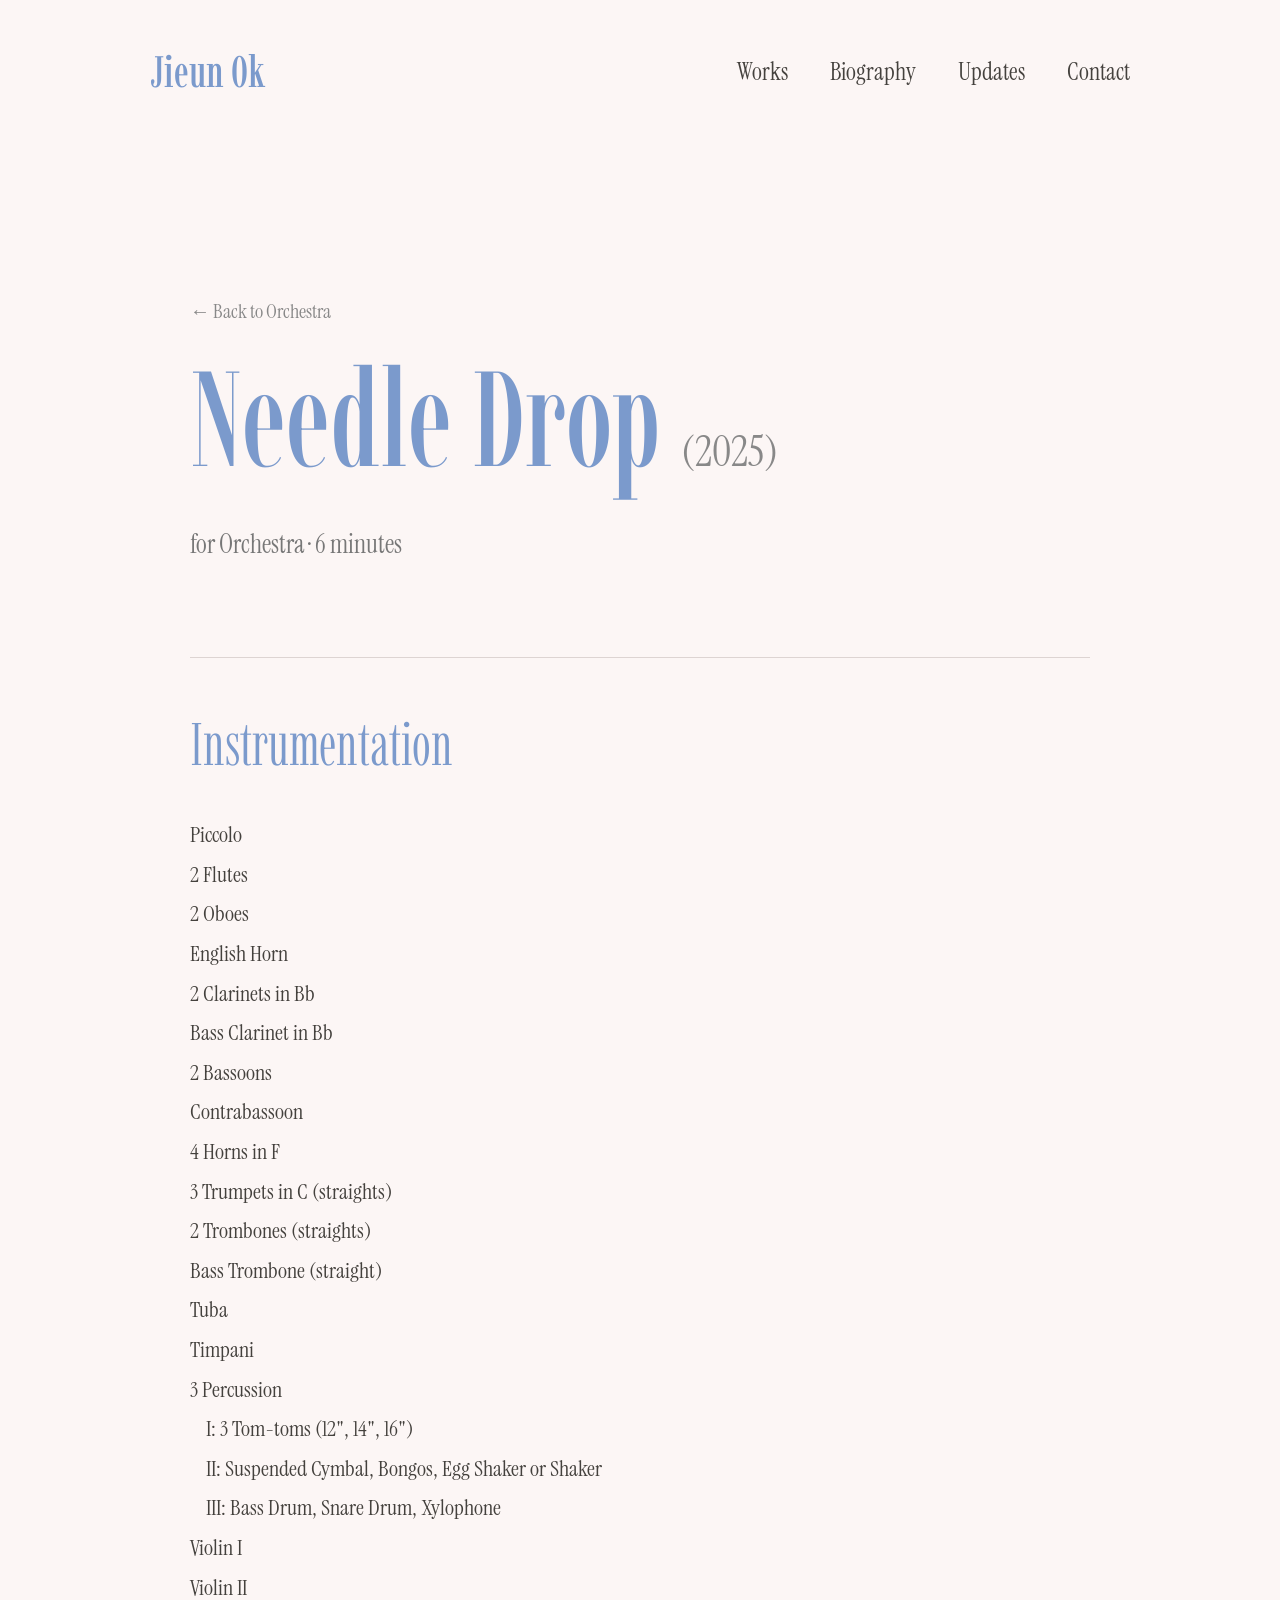
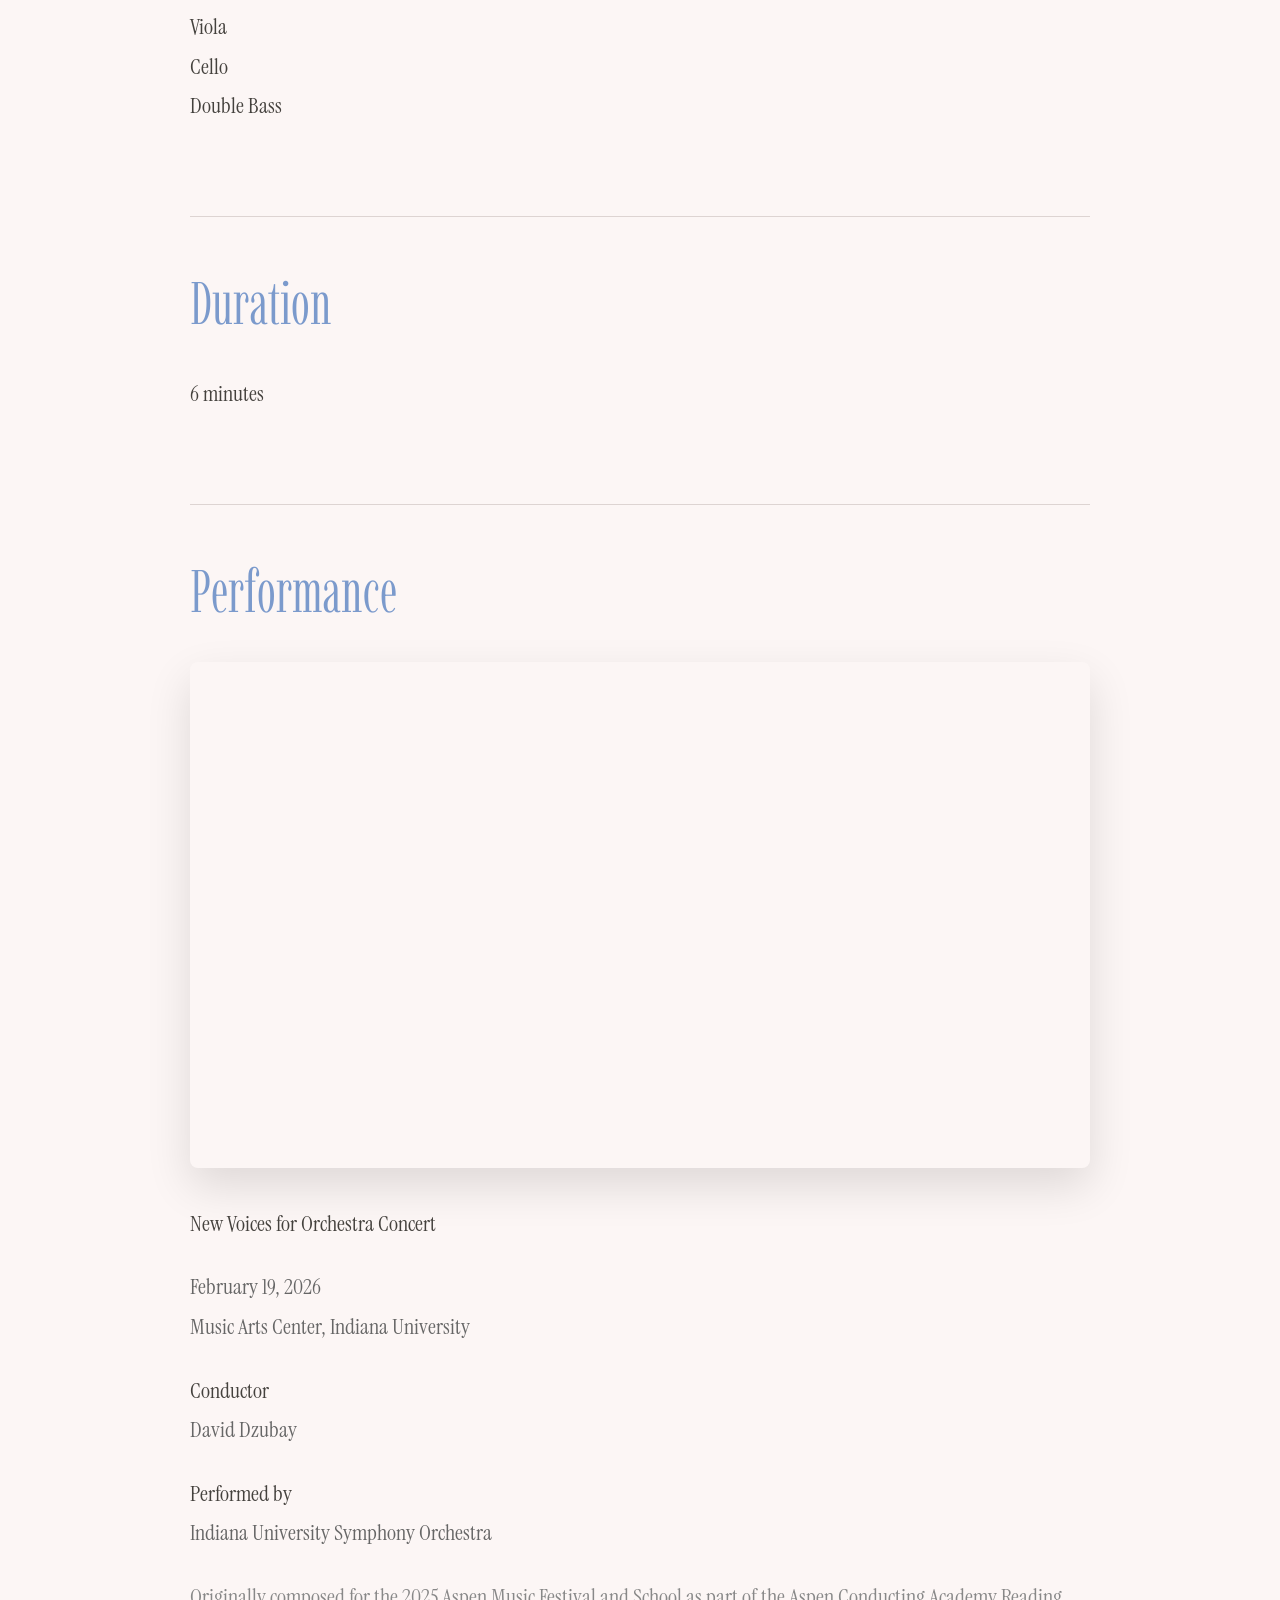
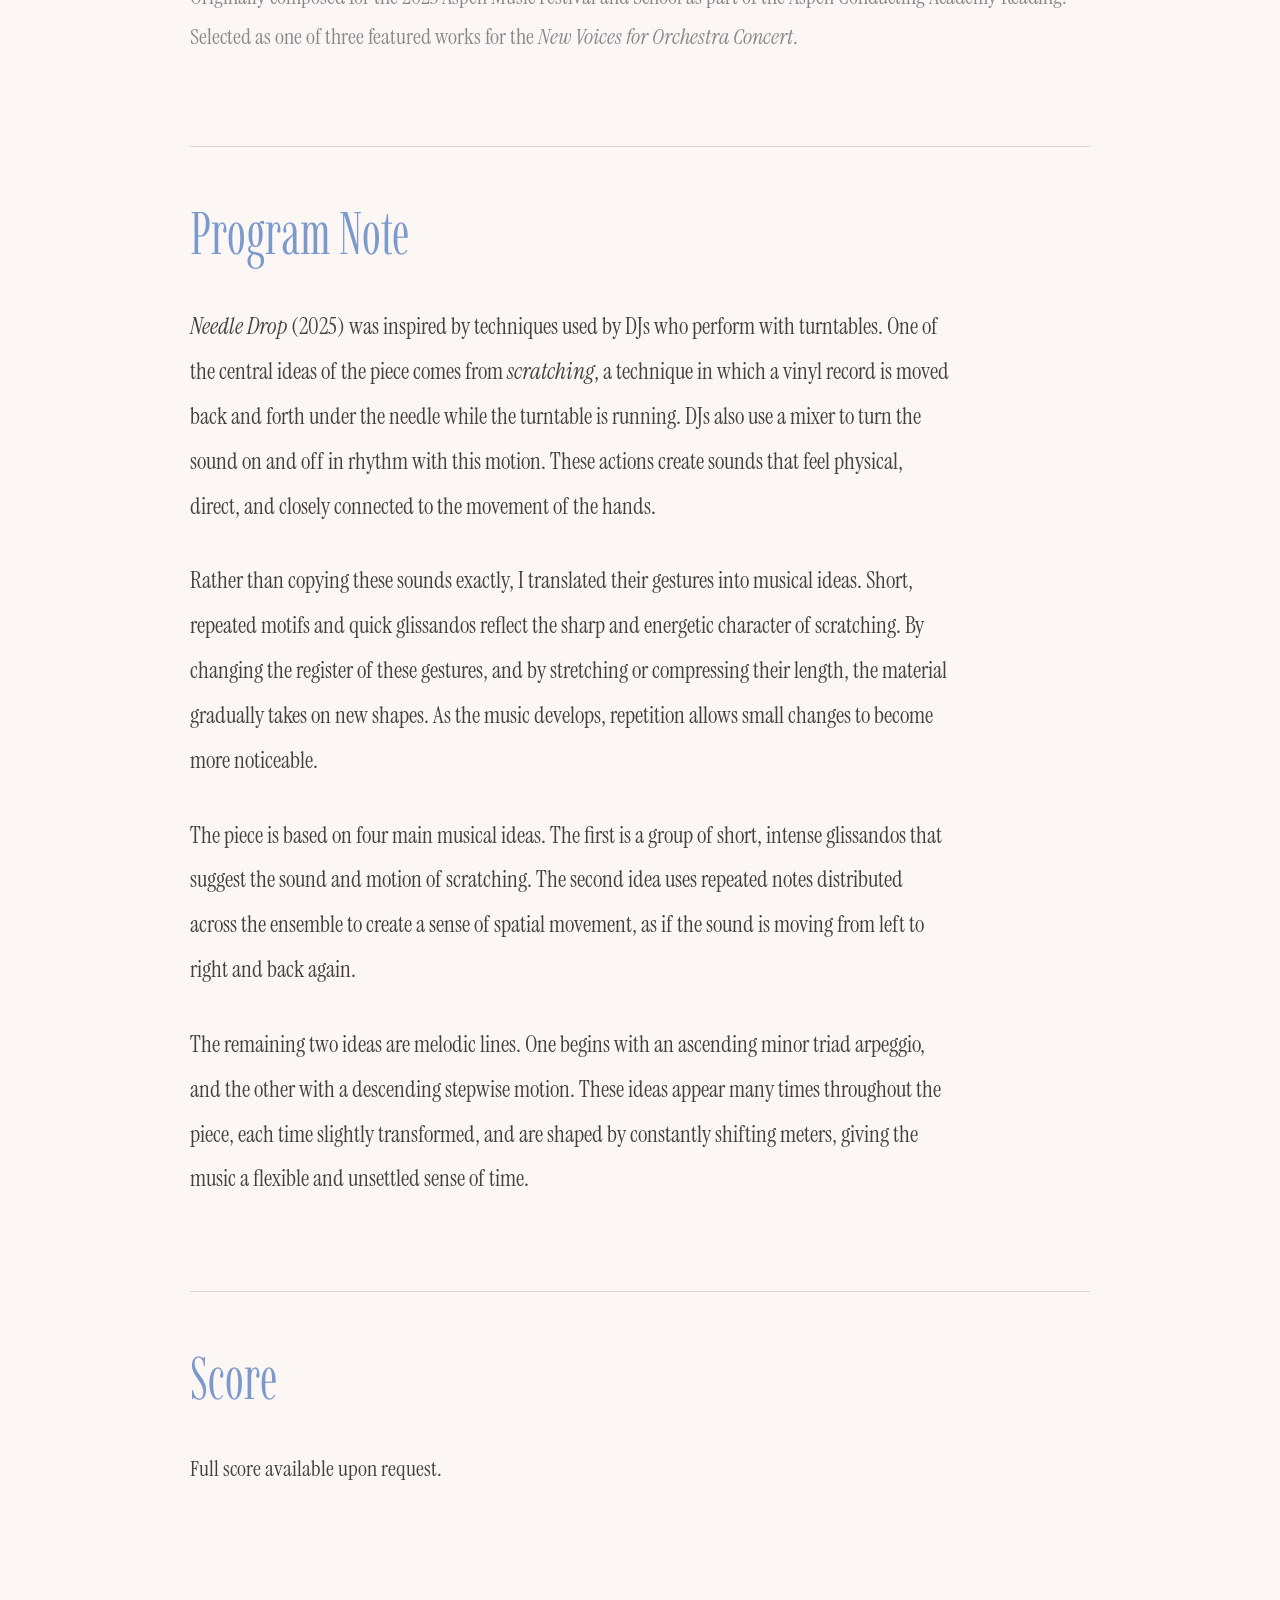
<file: works/needle-drop.html>
<!doctype html>
<html lang="en">

<head>
  <meta charset="UTF-8" />
  <meta name="viewport" content="width=device-width, initial-scale=1.0" />

  <title>Needle Drop | Jieun Ok</title>

  <link rel="preconnect" href="https://fonts.googleapis.com" />
  <link rel="preconnect" href="https://fonts.gstatic.com" crossorigin />

  <link href="https://fonts.googleapis.com/css2?family=Imbue:wght@400;500&family=Instrument+Serif:ital@0;1&display=swap"
    rel="stylesheet" />

  <link rel="stylesheet" href="../style.css" />
</head>

<body>
  <header>
    <nav>
      <a href="../index.html" class="logo"> Jieun Ok </a>

      <ul>
        <li class="dropdown">
          <a href="#">Works</a>

          <ul class="dropdown-menu">
            <li><a href="orchestra.html">Orchestra</a></li>
            <li><a href="choral.html">Choral</a></li>
            <li><a href="ensemble.html">Ensemble</a></li>
          </ul>
        </li>

        <li><a href="../index.html#biography">Biography</a></li>
        <li><a href="../index.html#updates">Updates</a></li>
        <li><a href="../index.html#contact">Contact</a></li>
      </ul>
    </nav>
  </header>

  <main class="piece-page">
    <a class="back-link" href="orchestra.html"> ← Back to Orchestra </a>

    <h1>Needle Drop <span>(2025)</span></h1>

    <p class="piece-subtitle">for Orchestra · 6 minutes</p>

    <section class="piece-section">
      <h2>Instrumentation</h2>


      <p>
        Piccolo <br />
        2 Flutes <br />
        2 Oboes <br />
        English Horn <br />
        2 Clarinets in Bb <br />
        Bass Clarinet in Bb <br />
        2 Bassoons <br />
        Contrabassoon <br />
        4 Horns in F <br />
        3 Trumpets in C (straights) <br />
        2 Trombones (straights) <br />
        Bass Trombone (straight) <br />
        Tuba <br />
        Timpani <br />
        3 Percussion <br />
        &nbsp;&nbsp;&nbsp;&nbsp;I: 3 Tom-toms (12", 14", 16") <br />
        &nbsp;&nbsp;&nbsp;&nbsp;II: Suspended Cymbal, Bongos, Egg Shaker or Shaker <br />
        &nbsp;&nbsp;&nbsp;&nbsp;III: Bass Drum, Snare Drum, Xylophone <br />
        Violin I <br />
        Violin II <br />
        Viola <br />
        Cello <br />
        Double Bass
      </p>
    </section>

    <section class="piece-section">
      <h2>Duration</h2>

      <p>6 minutes</p>
    </section>

    <section class="piece-section">
      <h2>Performance</h2>

      <div class="video-wrapper">
        <iframe src="https://www.youtube-nocookie.com/embed/0XmRpKp9qzo" title="Needle Drop Performance" allow="
              accelerometer;
              autoplay;
              clipboard-write;
              encrypted-media;
              gyroscope;
              picture-in-picture;
              web-share;
            " referrerpolicy="strict-origin-when-cross-origin" allowfullscreen>
        </iframe>
      </div>

      <div class="performance-credit">
        <p><strong>New Voices for Orchestra Concert</strong></p>

        <p>
          February 19, 2026<br />
          Music Arts Center, Indiana University
        </p>

        <p>
          <strong>Conductor</strong><br />
          David Dzubay
        </p>

        <p>
          <strong>Performed by</strong><br />
          Indiana University Symphony Orchestra
        </p>

        <p class="performance-note">
          Originally composed for the 2025 Aspen Music Festival and School as
          part of the Aspen Conducting Academy Reading.<br />
          Selected as one of three featured works for the
          <em>New Voices for Orchestra Concert</em>.
        </p>
      </div>
    </section>

    <section class="piece-section">
      <h2>Program Note</h2>

      <div class="program-note">
        <p>
          <em>Needle Drop</em> (2025) was inspired by techniques used by DJs
          who perform with turntables. One of the central ideas of the piece
          comes from <em>scratching</em>, a technique in which a vinyl record
          is moved back and forth under the needle while the turntable is
          running. DJs also use a mixer to turn the sound on and off in rhythm
          with this motion. These actions create sounds that feel physical,
          direct, and closely connected to the movement of the hands.
        </p>

        <p>
          Rather than copying these sounds exactly, I translated their
          gestures into musical ideas. Short, repeated motifs and quick
          glissandos reflect the sharp and energetic character of scratching.
          By changing the register of these gestures, and by stretching or
          compressing their length, the material gradually takes on new
          shapes. As the music develops, repetition allows small changes to
          become more noticeable.
        </p>

        <p>
          The piece is based on four main musical ideas. The first is a group
          of short, intense glissandos that suggest the sound and motion of
          scratching. The second idea uses repeated notes distributed across
          the ensemble to create a sense of spatial movement, as if the sound
          is moving from left to right and back again.
        </p>

        <p>
          The remaining two ideas are melodic lines. One begins with an
          ascending minor triad arpeggio, and the other with a descending
          stepwise motion. These ideas appear many times throughout the piece,
          each time slightly transformed, and are shaped by constantly
          shifting meters, giving the music a flexible and unsettled sense of
          time.
        </p>
      </div>
    </section>

    <section class="piece-section">
      <h2>Score</h2>

      <p>Full score available upon request.</p>
    </section>
  </main>
</body>

</html>
</file>
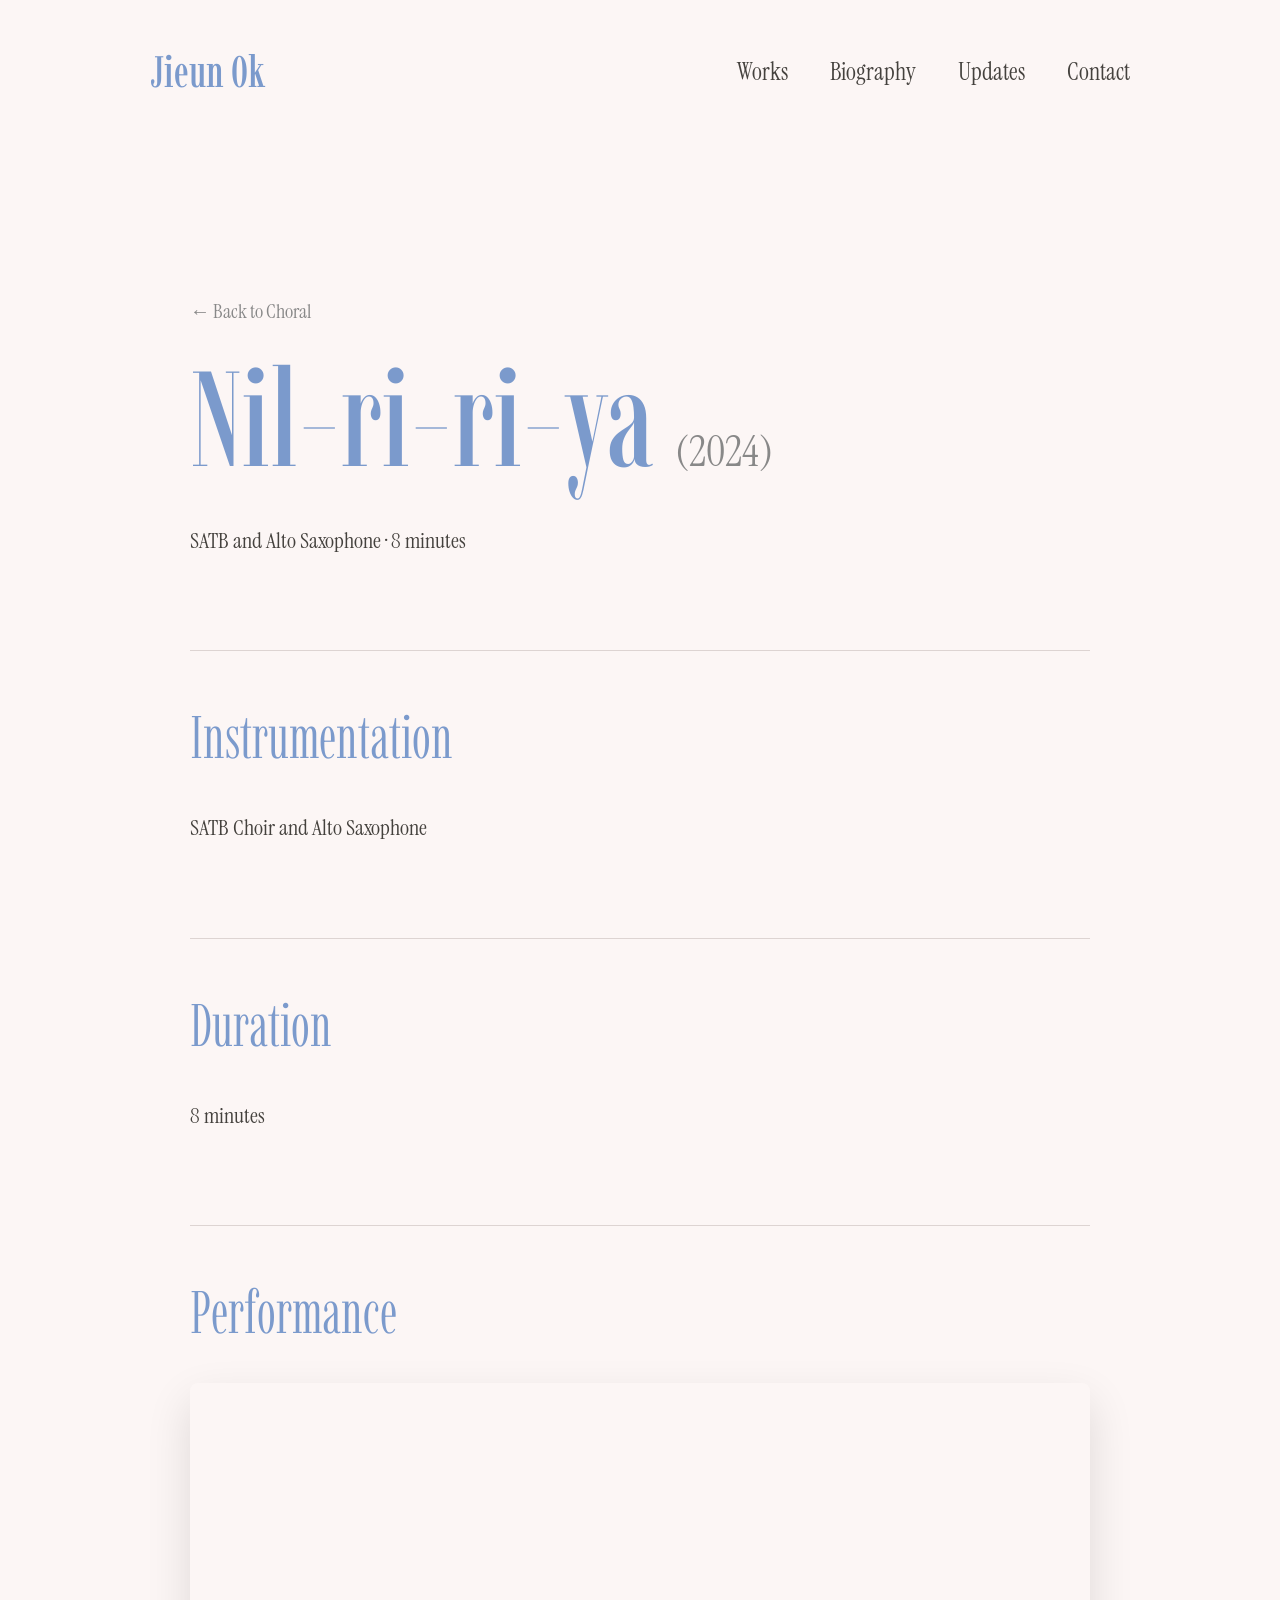
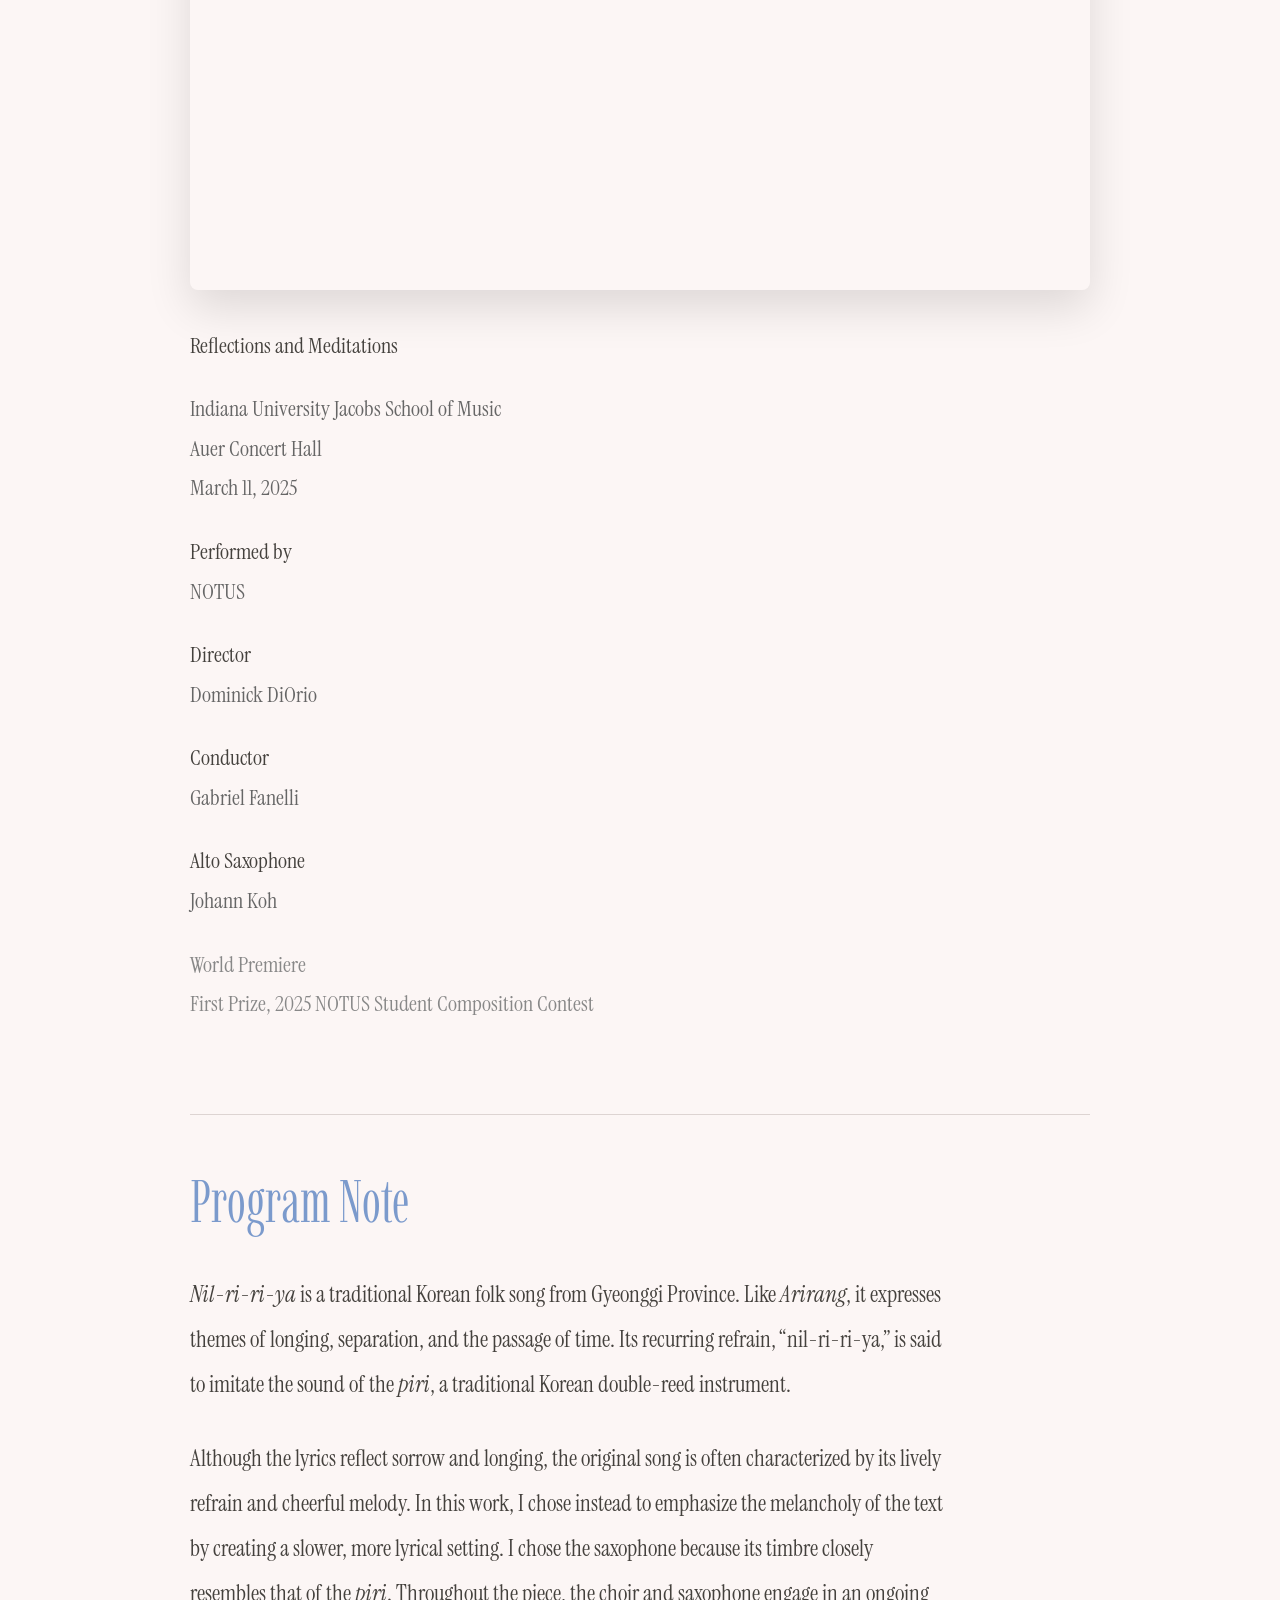
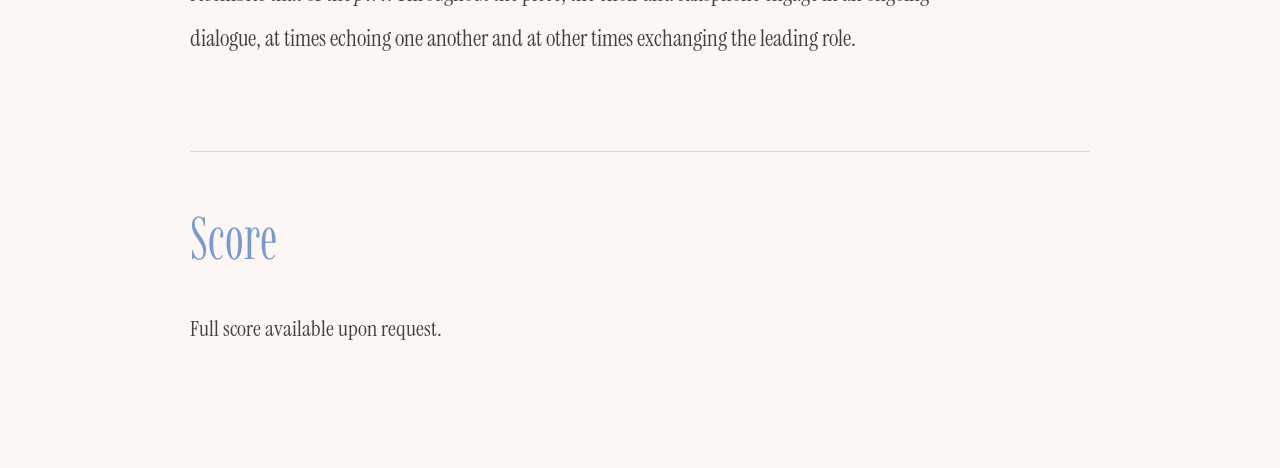
<file: works/Nil-ri-ri-ya.html>
<!DOCTYPE html>
<html lang="en">

<head>

<meta charset="UTF-8">
<meta name="viewport" content="width=device-width, initial-scale=1.0">

<title>Nil-ri-ri-ya | Jieun Ok</title>

<link rel="preconnect" href="https://fonts.googleapis.com">
<link rel="preconnect" href="https://fonts.gstatic.com" crossorigin>

<link href="https://fonts.googleapis.com/css2?family=Imbue:wght@400;500&family=Instrument+Serif:ital@0;1&display=swap" rel="stylesheet">

<link rel="stylesheet" href="../style.css">

</head>

<body>

<header>

<nav>

<a href="../index.html" class="logo">
Jieun Ok
</a>

<ul>

<li class="dropdown">

<a href="#">Works</a>

<ul class="dropdown-menu">

<li><a href="orchestra.html">Orchestra</a></li>
<li><a href="choral.html">Choral</a></li>
<li><a href="ensemble.html">Ensemble</a></li>

</ul>

</li>

<li><a href="../index.html#biography">Biography</a></li>
<li><a href="../index.html#updates">Updates</a></li>
<li><a href="../index.html#contact">Contact</a></li>

</ul>

</nav>

</header>

<main class="piece-page">

<a class="back-link" href="choral.html">
← Back to Choral
</a>

<h1>

Nil-ri-ri-ya <span>(2024)</span>

</h1>

<p>

SATB and Alto Saxophone · 8 minutes

</p>

<section class="piece-section">

<h2>Instrumentation</h2>

<p>

SATB Choir and Alto Saxophone

</p>

</section>

<section class="piece-section">

<h2>Duration</h2>

<p>

8 minutes

</p>

</section>

<section class="piece-section">

<h2>Performance</h2>

<div class="video-wrapper">

<iframe

src="https://www.youtube-nocookie.com/embed/dQZ6L8yPRSM"

title="Nil-ri-ri-ya Performance"

loading="lazy"

allow="accelerometer; autoplay; clipboard-write; encrypted-media; gyroscope; picture-in-picture; web-share"

referrerpolicy="strict-origin-when-cross-origin"

allowfullscreen>

</iframe>

</div>

<div class="performance-credit">

<p>

<strong>Reflections and Meditations</strong>

</p>

<p>

Indiana University Jacobs School of Music<br>

Auer Concert Hall<br>

March 11, 2025

</p>

<p>

<strong>Performed by</strong><br>

NOTUS

</p>

<p>

<strong>Director</strong><br>

Dominick DiOrio

</p>

<p>

<strong>Conductor</strong><br>

Gabriel Fanelli

</p>

<p>

<strong>Alto Saxophone</strong><br>

Johann Koh

</p>

<p class="performance-note">

World Premiere<br>

First Prize, 2025 NOTUS Student Composition Contest

</p>

</div>

</section>

<section class="piece-section">

    <h2>Program Note</h2>

    <div class="program-note">

        <p>

            <em>Nil-ri-ri-ya</em> is a traditional Korean folk song from Gyeonggi Province. Like <em>Arirang</em>, it expresses themes of longing, separation, and the passage of time. Its recurring refrain, “nil-ri-ri-ya,” is said to imitate the sound of the <em>piri</em>, a traditional Korean double-reed instrument.

        </p>

        <p>

            Although the lyrics reflect sorrow and longing, the original song is often characterized by its lively refrain and cheerful melody. In this work, I chose instead to emphasize the melancholy of the text by creating a slower, more lyrical setting. I chose the saxophone because its timbre closely resembles that of the <em>piri</em>. Throughout the piece, the choir and saxophone engage in an ongoing dialogue, at times echoing one another and at other times exchanging the leading role.

        </p>

    </div>

</section>

<section class="piece-section">

<h2>Score</h2>

<p>

Full score available upon request.

</p>

</section>

</main>

</body>

</html>
</file>
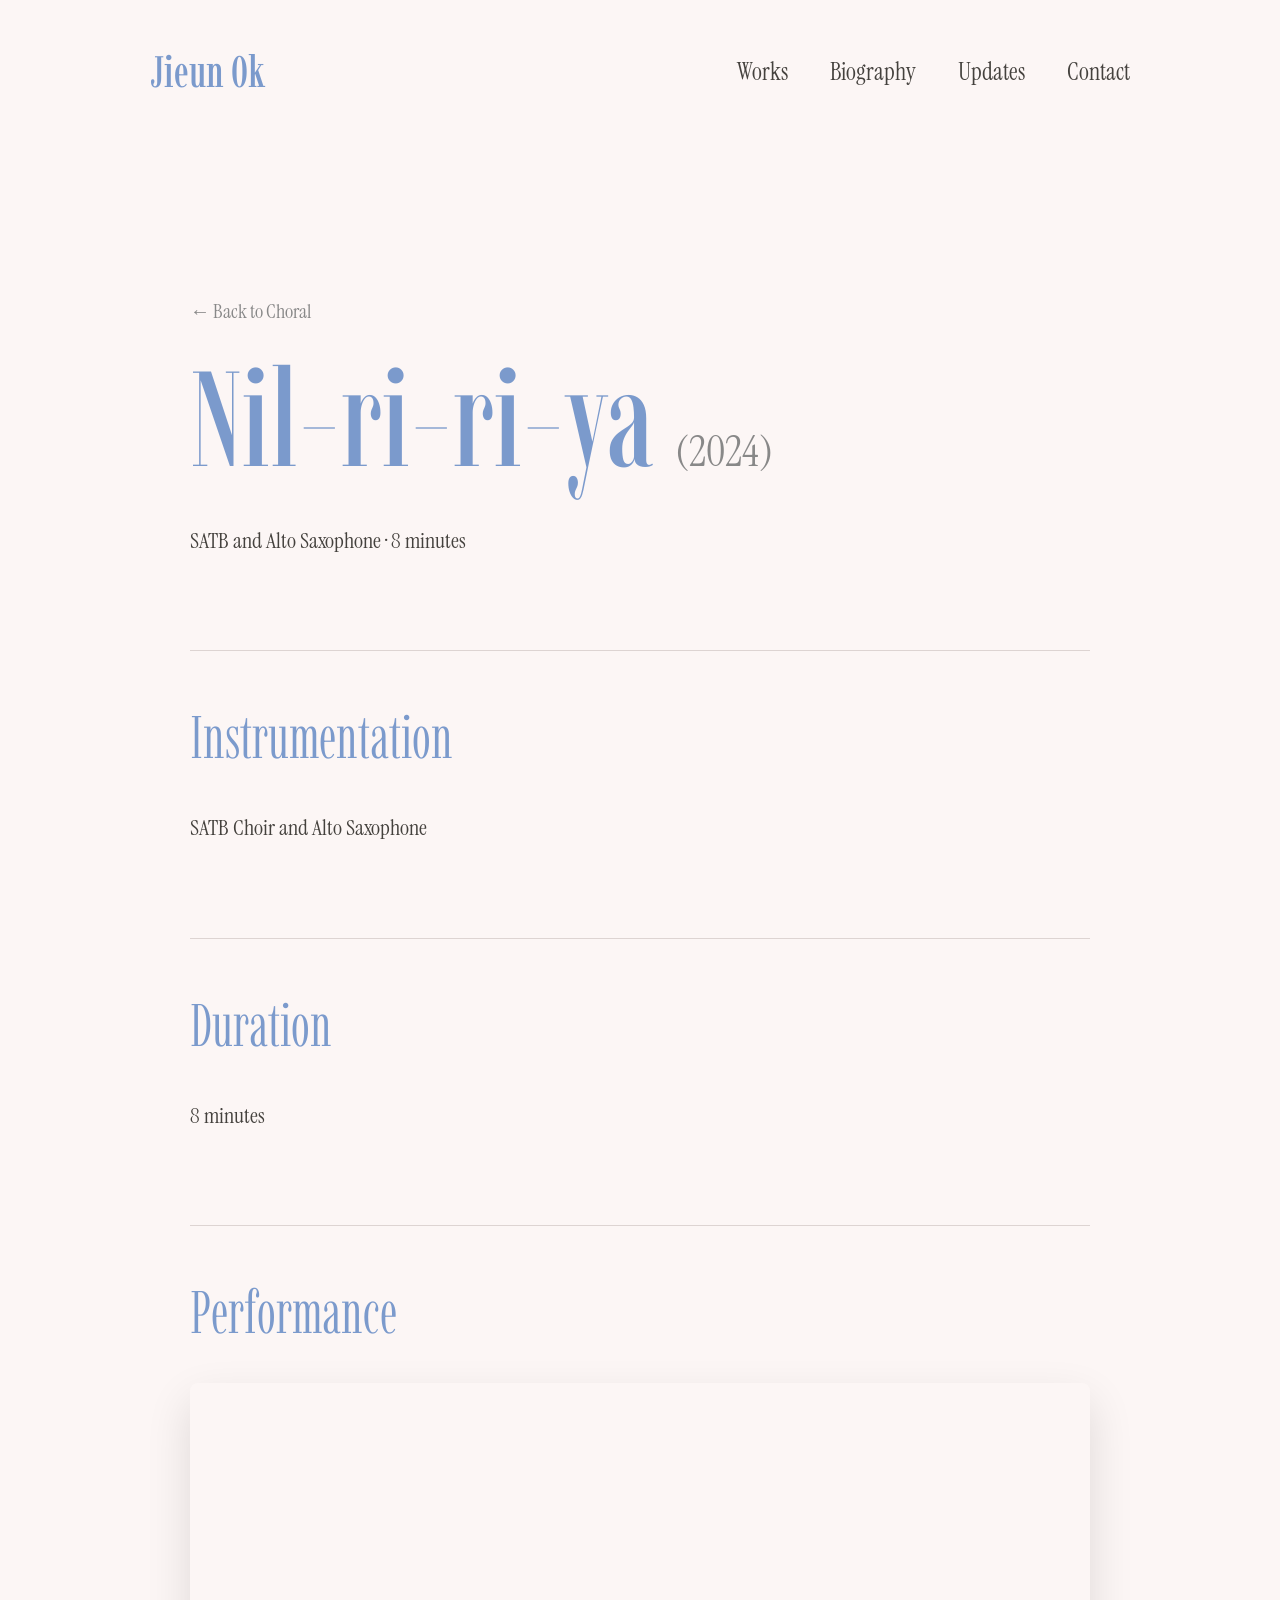
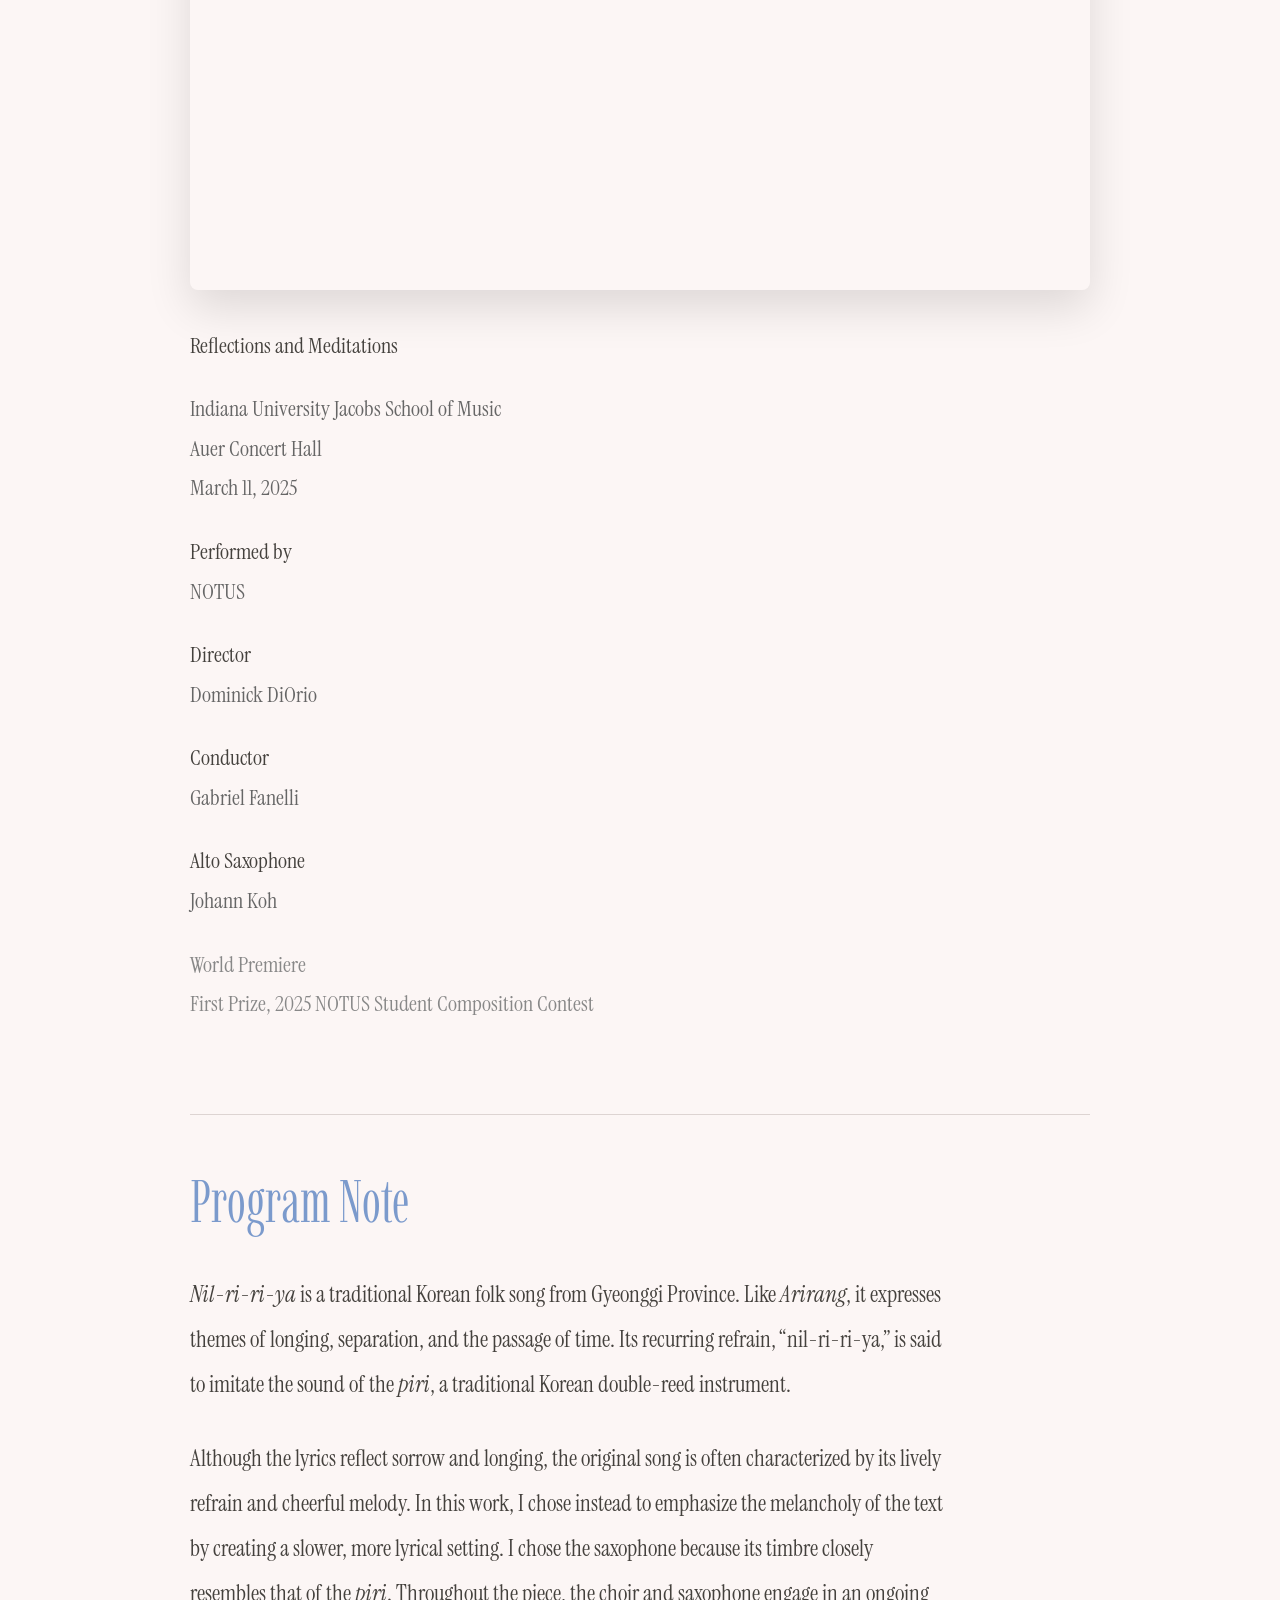
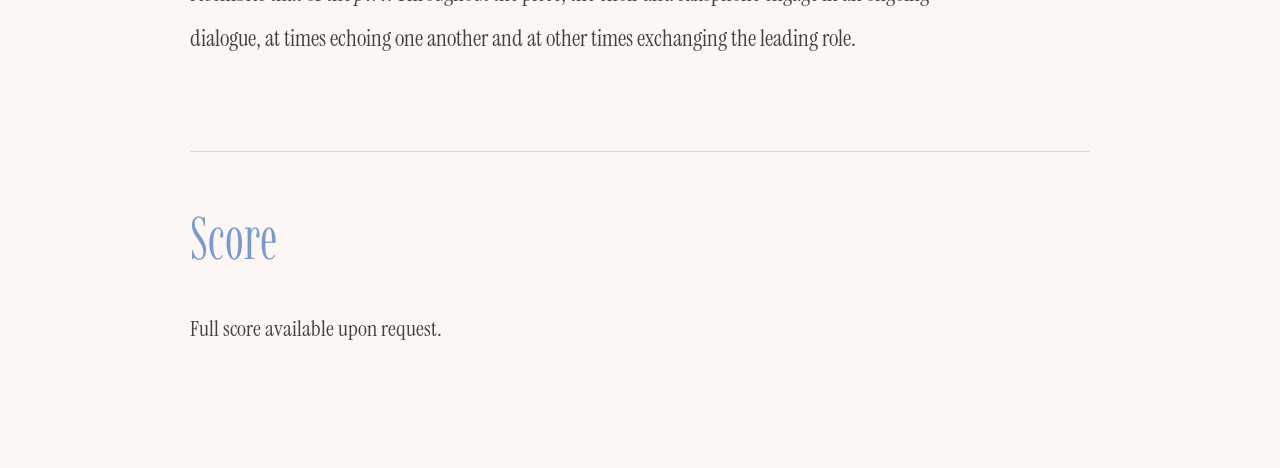
<file: works/nil-ri-ri-ya.html>
<!doctype html>
<html lang="en">
  <head>
    <meta charset="UTF-8" />
    <meta name="viewport" content="width=device-width, initial-scale=1.0" />

    <title>Nil-ri-ri-ya | Jieun Ok</title>

    <link rel="preconnect" href="https://fonts.googleapis.com" />
    <link rel="preconnect" href="https://fonts.gstatic.com" crossorigin />

    <link
      href="https://fonts.googleapis.com/css2?family=Imbue:wght@400;500&family=Instrument+Serif:ital@0;1&display=swap"
      rel="stylesheet"
    />

    <link rel="stylesheet" href="../style.css" />
  </head>

  <body>
    <header>
      <nav>
        <a href="../index.html" class="logo"> Jieun Ok </a>

        <ul>
          <li class="dropdown">
            <a href="#">Works</a>

            <ul class="dropdown-menu">
              <li><a href="orchestra.html">Orchestra</a></li>
              <li><a href="choral.html">Choral</a></li>
              <li><a href="ensemble.html">Ensemble</a></li>
            </ul>
          </li>

          <li><a href="../index.html#biography">Biography</a></li>
          <li><a href="../index.html#updates">Updates</a></li>
          <li><a href="../index.html#contact">Contact</a></li>
        </ul>
      </nav>
    </header>

    <main class="piece-page">
      <a class="back-link" href="choral.html"> ← Back to Choral </a>

      <h1>Nil-ri-ri-ya <span>(2024)</span></h1>

      <p>SATB and Alto Saxophone · 8 minutes</p>

      <section class="piece-section">
        <h2>Instrumentation</h2>

        <p>SATB Choir and Alto Saxophone</p>
      </section>

      <section class="piece-section">
        <h2>Duration</h2>

        <p>8 minutes</p>
      </section>

      <section class="piece-section">
        <h2>Performance</h2>

        <div class="video-wrapper">
          <iframe
            src="https://www.youtube-nocookie.com/embed/dQZ6L8yPRSM"
            title="Nil-ri-ri-ya Performance"
            loading="lazy"
            allow="
              accelerometer;
              autoplay;
              clipboard-write;
              encrypted-media;
              gyroscope;
              picture-in-picture;
              web-share;
            "
            referrerpolicy="strict-origin-when-cross-origin"
            allowfullscreen
          >
          </iframe>
        </div>

        <div class="performance-credit">
          <p>
            <strong>Reflections and Meditations</strong>
          </p>

          <p>
            Indiana University Jacobs School of Music<br />

            Auer Concert Hall<br />

            March 11, 2025
          </p>

          <p>
            <strong>Performed by</strong><br />

            NOTUS
          </p>

          <p>
            <strong>Director</strong><br />

            Dominick DiOrio
          </p>

          <p>
            <strong>Conductor</strong><br />

            Gabriel Fanelli
          </p>

          <p>
            <strong>Alto Saxophone</strong><br />

            Johann Koh
          </p>

          <p class="performance-note">
            World Premiere<br />

            First Prize, 2025 NOTUS Student Composition Contest
          </p>
        </div>
      </section>

      <section class="piece-section">
        <h2>Program Note</h2>

        <div class="program-note">
          <p>
            <em>Nil-ri-ri-ya</em> is a traditional Korean folk song from
            Gyeonggi Province. Like <em>Arirang</em>, it expresses themes of
            longing, separation, and the passage of time. Its recurring refrain,
            “nil-ri-ri-ya,” is said to imitate the sound of the <em>piri</em>, a
            traditional Korean double-reed instrument.
          </p>

          <p>
            Although the lyrics reflect sorrow and longing, the original song is
            often characterized by its lively refrain and cheerful melody. In
            this work, I chose instead to emphasize the melancholy of the text
            by creating a slower, more lyrical setting. I chose the saxophone
            because its timbre closely resembles that of the <em>piri</em>.
            Throughout the piece, the choir and saxophone engage in an ongoing
            dialogue, at times echoing one another and at other times exchanging
            the leading role.
          </p>
        </div>
      </section>

      <section class="piece-section">
        <h2>Score</h2>

        <p>Full score available upon request.</p>
      </section>
    </main>
  </body>
</html>
</file>
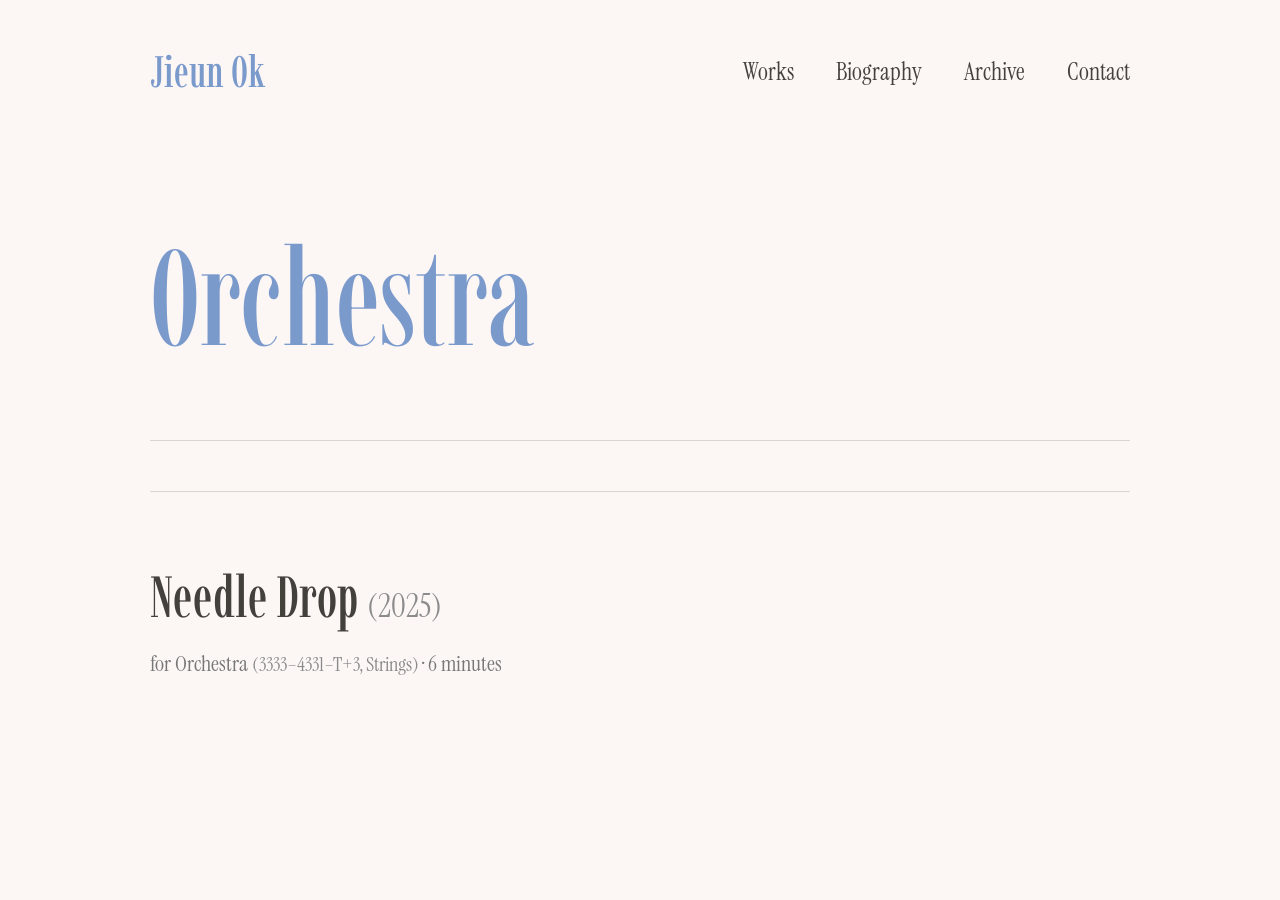
<file: works/Orchestra.html>
<!DOCTYPE html>
<html lang="en">

<head>
    <meta charset="UTF-8">
    <meta name="viewport" content="width=device-width, initial-scale=1.0">

    <title>Orchestra | Jieun Ok</title>

    <link rel="preconnect" href="https://fonts.googleapis.com">
    <link rel="preconnect" href="https://fonts.gstatic.com" crossorigin>

    <link href="https://fonts.googleapis.com/css2?family=Imbue:wght@400;500&family=Instrument+Serif:ital@0;1&display=swap" rel="stylesheet">

    <link rel="stylesheet" href="../style.css">
</head>

<body>

<header>

<nav>

<a href="../index.html" class="logo">Jieun Ok</a>

<ul>

<li class="dropdown">

<a href="#">Works</a>

<ul class="dropdown-menu">

<li><a href="orchestra.html">Orchestra</a></li>
<li><a href="choral.html">Choral</a></li>
<li><a href="ensemble.html">Ensemble</a></li>

</ul>

</li>

<li><a href="../index.html#biography">Biography</a></li>
<li><a href="../index.html#updates">Archive</a></li>
<li><a href="../index.html#contact">Contact</a></li>

</ul>

</nav>

</header>

<main class="works-page">

<h1>Orchestra</h1>

<section class="gallery">

<article class="work-card">

<a class="work-link" href="needle-drop.html">

<div class="work-text">

<h2>

Needle Drop <span>(2025)</span>

</h2>

<p>

for Orchestra
<span class="instrumentation">
(3333–4331–T+3, Strings)
</span>
· 6 minutes

</p>

</div>

<div class="preview">

<img src="../images/needle-drop-preview.jpg"
alt="Needle Drop Score Preview">

</div>

</a>

</article>

</section>

</main>

</body>

</html>
</file>
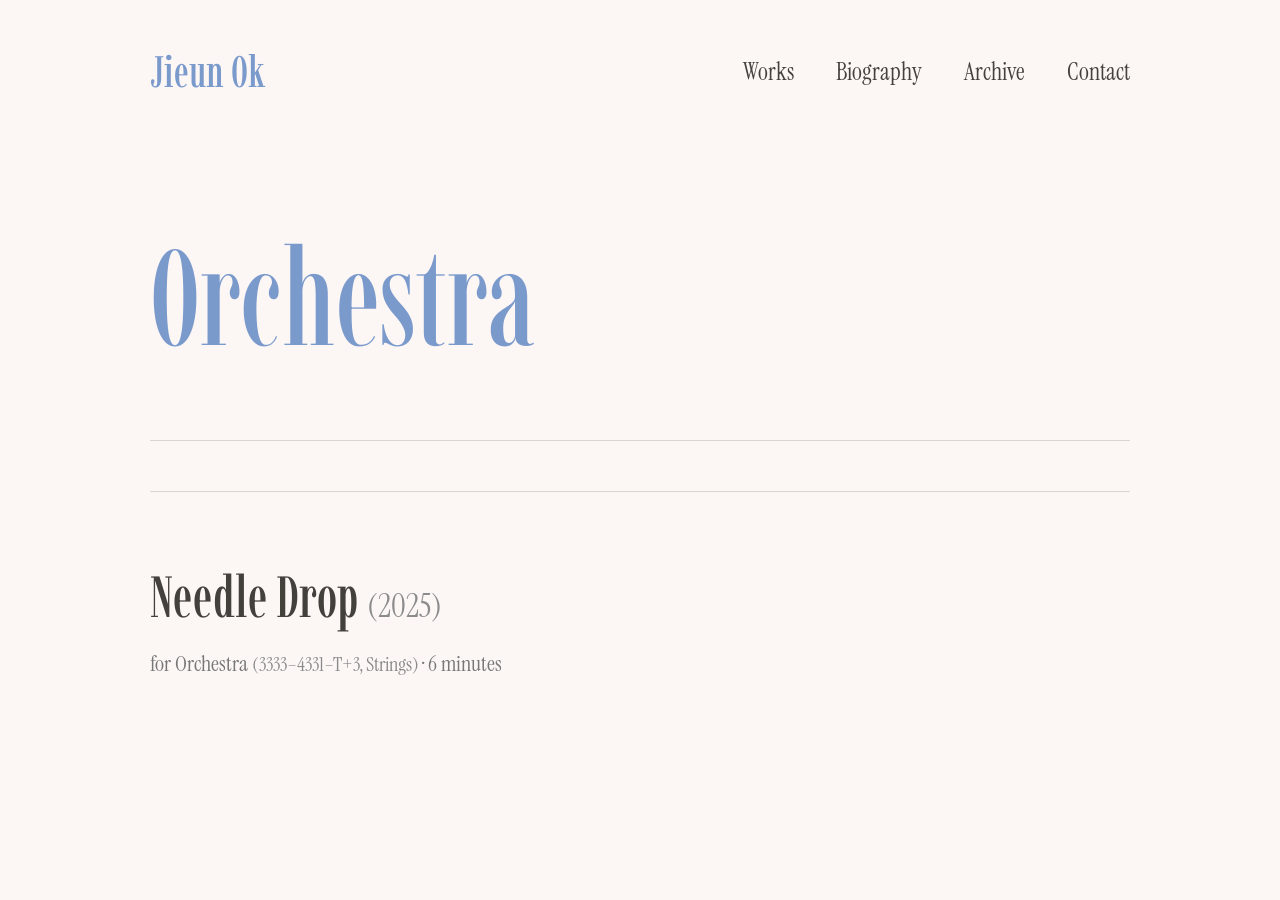
<file: works/orchestra.html>
<!doctype html>
<html lang="en">
  <head>
    <meta charset="UTF-8" />
    <meta name="viewport" content="width=device-width, initial-scale=1.0" />

    <title>Orchestra | Jieun Ok</title>

    <link rel="preconnect" href="https://fonts.googleapis.com" />
    <link rel="preconnect" href="https://fonts.gstatic.com" crossorigin />

    <link
      href="https://fonts.googleapis.com/css2?family=Imbue:wght@400;500&family=Instrument+Serif:ital@0;1&display=swap"
      rel="stylesheet"
    />

    <link rel="stylesheet" href="../style.css" />
  </head>

  <body>
    <header>
      <nav>
        <a href="../index.html" class="logo">Jieun Ok</a>

        <ul>
          <li class="dropdown">
            <a href="#">Works</a>

            <ul class="dropdown-menu">
              <li><a href="orchestra.html">Orchestra</a></li>
              <li><a href="choral.html">Choral</a></li>
              <li><a href="ensemble.html">Ensemble</a></li>
            </ul>
          </li>

          <li><a href="../index.html#biography">Biography</a></li>
          <li><a href="../index.html#updates">Archive</a></li>
          <li><a href="../index.html#contact">Contact</a></li>
        </ul>
      </nav>
    </header>

    <main class="works-page">
      <h1>Orchestra</h1>

      <section class="gallery">
        <article class="work-card">
          <a class="work-link" href="needle-drop.html">
            <div class="work-text">
              <h2>Needle Drop <span>(2025)</span></h2>

              <p>
                for Orchestra
                <span class="instrumentation"> (3333–4331–T+3, Strings) </span>
                · 6 minutes
              </p>
            </div>

            <div class="preview">
              <img
                src="../images/needle-drop-preview.jpg"
                alt="Needle Drop Score Preview"
              />
            </div>
          </a>
        </article>
      </section>
    </main>
  </body>
</html>
</file>
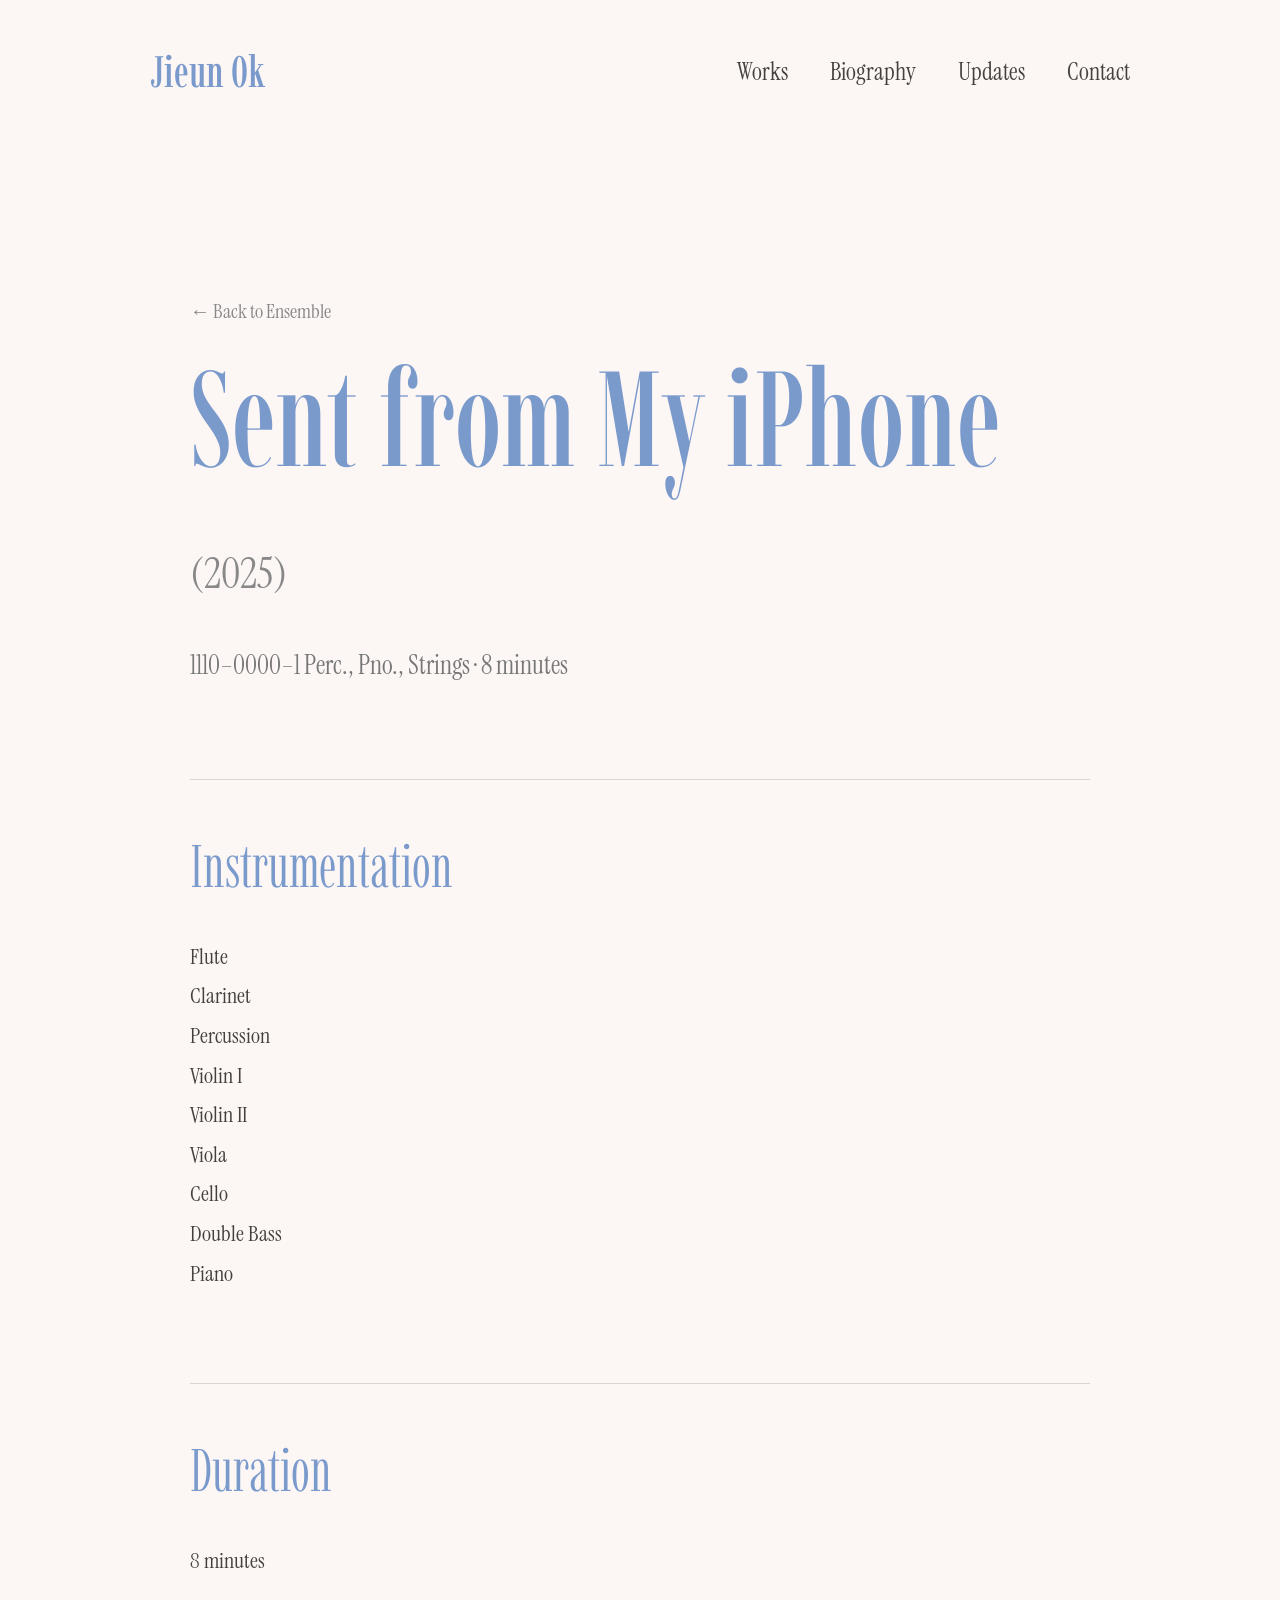
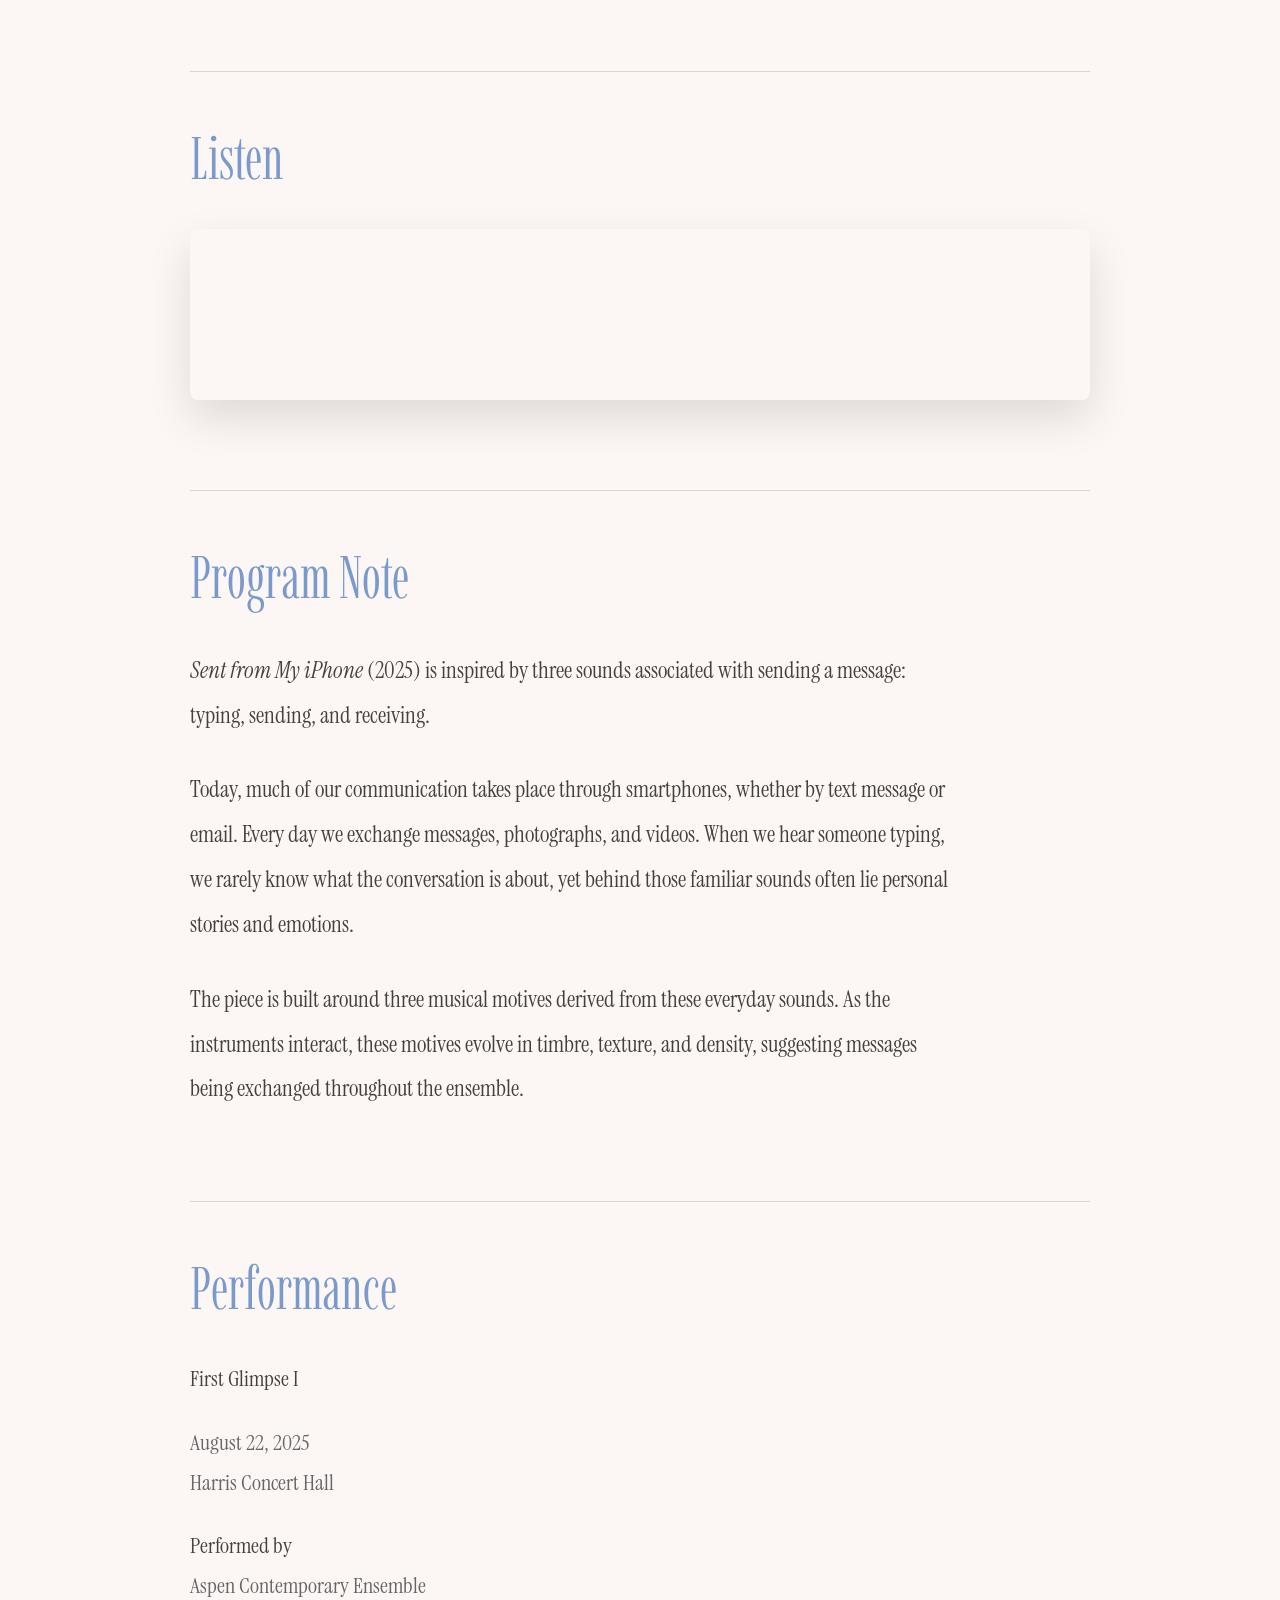
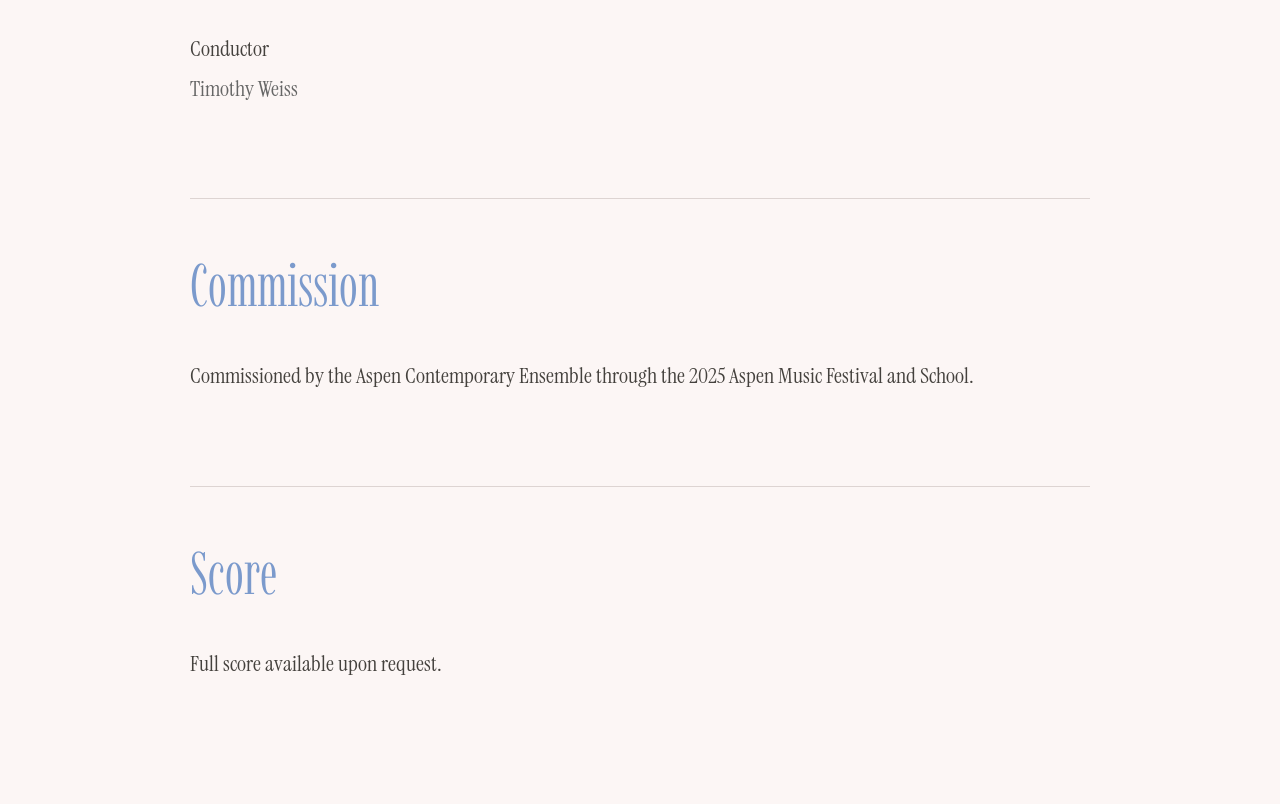
<file: works/sent-from-my-iphone.html>
<!doctype html>
<html lang="en">
  <head>
    <meta charset="UTF-8" />
    <meta name="viewport" content="width=device-width, initial-scale=1.0" />

    <title>Sent from My iPhone | Jieun Ok</title>

    <link rel="preconnect" href="https://fonts.googleapis.com" />
    <link rel="preconnect" href="https://fonts.gstatic.com" crossorigin />

    <link
      href="https://fonts.googleapis.com/css2?family=Imbue:wght@400;500&family=Instrument+Serif:ital@0;1&display=swap"
      rel="stylesheet"
    />

    <link rel="stylesheet" href="../style.css" />
  </head>

  <body>
    <header>
      <nav>
        <a href="../index.html" class="logo">Jieun Ok</a>

        <ul>
          <li class="dropdown">
            <a href="#">Works</a>

            <ul class="dropdown-menu">
              <li><a href="orchestra.html">Orchestra</a></li>
              <li><a href="choral.html">Choral</a></li>
              <li><a href="ensemble.html">Ensemble</a></li>
            </ul>
          </li>

          <li><a href="../index.html#biography">Biography</a></li>
          <li><a href="../index.html#updates">Updates</a></li>
          <li><a href="../index.html#contact">Contact</a></li>
        </ul>
      </nav>
    </header>

    <main class="piece-page">
      <a class="back-link" href="ensemble.html"> ← Back to Ensemble </a>

      <h1>Sent from My iPhone <span>(2025)</span></h1>

      <p class="piece-subtitle">
        1110–0000–1 Perc., Pno., Strings · 8 minutes
      </p>

      <section class="piece-section">
        <h2>Instrumentation</h2>

        <p>
          Flute<br />

          Clarinet<br />

          Percussion<br />

          Violin I<br />

          Violin II<br />

          Viola<br />

          Cello<br />

          Double Bass<br />

          Piano
        </p>
      </section>

      <section class="piece-section">
        <h2>Duration</h2>

        <p>8 minutes</p>
      </section>

      <section class="piece-section">
        <h2>Listen</h2>

        <div class="soundcloud-player">
          <iframe
            width="100%"
            height="166"
            scrolling="no"
            frameborder="no"
            allow="autoplay; encrypted-media"
            src="https://w.soundcloud.com/player/?url=https%3A//api.soundcloud.com/tracks/soundcloud%253Atracks%253A2354519189&color=%237B9ACC&auto_play=false&hide_related=true&show_comments=false&show_user=false&show_reposts=false&show_teaser=false"
          >
          </iframe>
        </div>
      </section>

      <section class="piece-section">
        <h2>Program Note</h2>

        <div class="program-note">
          <p>
            <em>Sent from My iPhone</em> (2025) is inspired by three sounds
            associated with sending a message: typing, sending, and receiving.
          </p>

          <p>
            Today, much of our communication takes place through smartphones,
            whether by text message or email. Every day we exchange messages,
            photographs, and videos. When we hear someone typing, we rarely know
            what the conversation is about, yet behind those familiar sounds
            often lie personal stories and emotions.
          </p>

          <p>
            The piece is built around three musical motives derived from these
            everyday sounds. As the instruments interact, these motives evolve
            in timbre, texture, and density, suggesting messages being exchanged
            throughout the ensemble.
          </p>
        </div>
      </section>

      <section class="piece-section">
        <h2>Performance</h2>

        <div class="performance-credit">
          <p>
            <strong>First Glimpse I</strong>
          </p>

          <p>
            August 22, 2025<br />

            Harris Concert Hall
          </p>

          <p>
            <strong>Performed by</strong><br />

            Aspen Contemporary Ensemble
          </p>

          <p>
            <strong>Conductor</strong><br />

            Timothy Weiss
          </p>
        </div>
      </section>

      <section class="piece-section">
        <h2>Commission</h2>

        <p>
          Commissioned by the Aspen Contemporary Ensemble through the 2025 Aspen
          Music Festival and School.
        </p>
      </section>

      <section class="piece-section">
        <h2>Score</h2>

        <p>Full score available upon request.</p>
      </section>
    </main>
  </body>
</html>
</file>
<file: style.css>
/* ==========================================
   Jieun Ok | Composer
   Version 1.0 (Refactored)
========================================== */

:root {
  --bg: #fcf6f5;
  --accent: #7b9acc;
  --text: #44413d;
  --border: #ddd4d2;
  --hover: #6887b5;
}

* {
  margin: 0;
  padding: 0;
  box-sizing: border-box;
}

html {
  scroll-behavior: smooth;
}

body {
  background: var(--bg);
  color: var(--text);
  font-family: "Instrument Serif", serif;
  max-width: 1100px;
  margin: auto;
  padding: 45px 60px 120px;
}

::selection {
  background: var(--accent);
  color: white;
}

/* ==========================
   Navigation & Dropdown
========================== */

nav {
  display: flex;
  justify-content: space-between;
  align-items: center;
  margin-bottom: 140px;
}

.logo {
  font-family: "Imbue", serif;
  font-size: 44px;
  font-weight: 500;
  color: var(--accent);
  text-decoration: none;
}

nav ul {
  display: flex;
  list-style: none;
  gap: 42px;
  align-items: center;
}

nav ul li {
  position: relative;
}

nav ul a {
  text-decoration: none;
  color: var(--text);
  font-size: 24px;
  transition: 0.25s;
}

nav ul a:hover {
  color: var(--hover);
}

.dropdown-menu {
  position: absolute;
  top: 38px;
  left: -8px;
  list-style: none;
  opacity: 0;
  visibility: hidden;
  transform: translateY(10px);
  transition: 0.25s ease;
}

.dropdown-menu li {
  width: 100%;
}

.dropdown-menu a {
  display: block;
  padding: 8px 0;
  font-size: 20px;
  color: #666;
}

.dropdown-menu a:hover {
  background: none;
  color: var(--accent);
}

.dropdown:hover .dropdown-menu {
  opacity: 1;
  visibility: visible;
  transform: translateY(0);
}

/* ==========================
   Typography & Sections
========================== */

section {
  margin-top: 180px;
}

section::before {
  content: "";
  display: block;
  width: 100%;
  height: 1px;
  background: var(--border);
  margin-bottom: 50px;
}

h2 {
  font-family: "Imbue", serif;
  font-size: 60px;
  color: var(--accent);
  font-weight: 300;
  margin-bottom: 35px;
}

p {
  font-size: 22px;
  line-height: 1.8;
}

/* ==========================
   Hero
========================== */

.hero {
  min-height: 72vh;
  display: flex;
  flex-direction: column;
  justify-content: center;
}

.hero::before {
  display: none;
}

.composer-label {
  font-style: italic;
  font-size: 30px;
  color: #7b7b7b;
  margin-bottom: 8px;
}

h1 {
  font-family: "Imbue", serif;
  font-size: 135px;
  font-weight: 500;
  color: var(--accent);
  line-height: 0.9;
  margin-bottom: 40px;
}

.hero-text {
  font-size: 34px;
  max-width: 600px;
  line-height: 1.6;
}

/* ==========================
   Contact
========================== */

.contact-intro {
  font-size: 24px;
  color: #777;
  margin-bottom: 35px;
  line-height: 1.6;
  max-width: 520px;
}

.contact-links {
  display: flex;
  flex-direction: column;
  gap: 22px;
  margin-top: 30px;
}

.contact-links a {
  display: flex;
  align-items: center;
  gap: 16px;
  text-decoration: none;
  color: var(--text);
  font-size: 28px;
  transition: 0.25s;
}

.contact-links a:hover {
  color: var(--accent);
}

.contact-links i {
  width: 28px;
  color: var(--accent);
  font-size: 24px;
}

/* ======================================
   Works & Gallery
====================================== */

.works-page,
.gallery {
  margin-top: 80px;
}

.work-item {
  display: flex;
  justify-content: space-between;
  align-items: center;
  padding: 45px 0;
  border-top: 1px solid var(--border);
}

.work-info {
  display: flex;
  flex-direction: column;
  gap: 14px;
}

.work-title {
  font-family: "Imbue", serif;
  font-size: 60px;
  font-weight: 500;
  color: var(--text);
  text-decoration: none;
  transition: 0.25s;
}

.work-title span {
  font-family: "Instrument Serif", serif;
  font-size: 34px;
  color: #888;
}

.work-title:hover {
  color: var(--accent);
}

.work-info p {
  font-size: 22px;
  color: #777;
}

.preview-placeholder {
  width: 180px;
  aspect-ratio: 8.5 / 11;
  background-image: url("../images/needle-drop-preview.jpg");
  background-size: cover;
  background-position: center;
  border-radius: 4px;
  box-shadow: 0 12px 30px rgba(0, 0, 0, 0.12);
  opacity: 0;
  transform: translateX(25px) scale(0.96);
  transition: 0.35s ease;
}

.work-item:hover .preview-placeholder {
  opacity: 1;
  transform: translateX(0) scale(1);
}

.work-card {
  border-top: 1px solid var(--border);
  padding: 70px 0;
  transition: 0.35s ease;
}

.work-link {
  display: flex;
  justify-content: space-between;
  align-items: flex-start;
  text-decoration: none;
}

.work-text {
  width: 100%;
  transition: 0.35s ease;
}

.work-card:hover .work-text {
  transform: translateX(6px);
}

.work-text h2 {
  font-family: "Imbue", serif;
  font-size: 58px;
  font-weight: 500;
  color: var(--text);
  margin-bottom: 12px;
  transition: 0.3s;
  white-space: nowrap;
  position: relative;
  display: inline-block;
}

.work-text h2::before {
  content: "";
  position: absolute;
  left: 0;
  bottom: -6px;
  width: 0;
  height: 2px;
  background: var(--accent);
  transition: 0.35s ease;
}

.work-text h2 span {
  font-family: "Instrument Serif", serif;
  font-size: 32px;
  color: #8b8b8b;
  font-weight: 400;
}

.work-text p {
  font-size: 22px;
  color: #777;
}

.work-text h2::after {
  content: "↗";
  font-family: sans-serif;
  font-size: 28px;
  margin-left: 18px;
  opacity: 0;
  transform: translateX(-10px);
  display: inline-block;
  transition: 0.3s;
}

.work-card:hover {
  transform: translateY(-4px);
}

.work-card:hover h2 {
  color: var(--accent);
}

.work-card:hover h2::before {
  width: 100%;
}

.work-card:hover h2::after {
  opacity: 1;
  transform: translateX(0);
}

/* ==========================
   Score Preview
========================== */

.preview {
  position: absolute;
  right: 0;
  top: 58px;
  width: 350px;
  opacity: 0;
  transform: translateY(18px) rotate(2deg) scale(0.95);
  transition: 0.45s cubic-bezier(0.22, 1, 0.36, 1);
  pointer-events: none;
}

.preview img {
  width: 100%;
  display: block;
  border-radius: 3px;
  box-shadow: 0 22px 50px rgba(0, 0, 0, 0.16);
}

.work-card:hover .preview {
  opacity: 1;
  transform: translateY(0) rotate(0deg) scale(1);
}

.work-card:hover .preview img {
  opacity: 1;
  box-shadow: 0 26px 55px rgba(0, 0, 0, 0.2);
}

/* ==========================================
   Piece Page & Performance
========================================== */

.piece-page {
  max-width: 900px;
  margin: auto;
  padding-top: 60px;
}

.back-link {
  text-decoration: none;
  color: #888;
  font-size: 20px;
  transition: 0.25s;
}

.back-link:hover {
  color: var(--accent);
}

.piece-page h1 {
  margin-top: 35px;
}

.piece-page h1 span {
  font-family: "Instrument Serif", serif;
  font-size: 42px;
  color: #888;
  font-weight: 400;
}

.piece-subtitle {
  margin-top: 20px;
  color: #777;
  font-size: 26px;
}

.piece-section {
  margin-top: 90px;
}

/* Merged Video Wrapper */
.video-wrapper {
  width: 100%;
  aspect-ratio: 16 / 9;
  border-radius: 8px;
  overflow: hidden;
  box-shadow: 0 18px 45px rgba(0, 0, 0, 0.12);
  margin: 28px 0 36px;
}

.video-wrapper iframe {
  width: 100%;
  height: 100%;
  border: none;
}

/* Merged Performance Credit */
.performance-credit {
  margin-top: 30px;
  font-size: 20px;
  color: #666;
  line-height: 1.8;
}

.performance-credit p {
  margin-bottom: 24px;
  font-size: 22px;
}

.performance-credit strong {
  color: var(--text);
  font-weight: normal;
}

.performance-credit em {
  color: #888;
  font-style: italic;
}

.performance-note {
  color: #888;
  font-size: 20px;
  line-height: 1.8;
}

/* ==========================================
   Program Note & Integrations
========================================== */

.program-note {
  max-width: 760px;
}

.program-note p {
  margin-bottom: 30px;
  font-size: 23px;
  line-height: 1.95;
  color: var(--text);
}

.program-note em {
  font-style: italic;
}

.instrumentation {
  color: #8a8a8a;
  font-size: 0.9em;
}

.soundcloud-player {
  margin-top: 28px;
  border-radius: 8px;
  overflow: hidden;
  box-shadow: 0 18px 45px rgba(0, 0, 0, 0.12);
}

/* ==========================================
   Archive
========================================== */

.archive-year {
  margin-top: 90px;
}

.archive-event {
  display: flex;
  justify-content: space-between;
  align-items: flex-start;
  padding: 55px 0;
  border-top: 1px solid var(--border);
}

.archive-info {
  max-width: 600px;
}

.archive-info h3 {
  font-family: "Imbue", serif;
  font-size: 48px;
  font-weight: 500;
  margin-bottom: 16px;
}

.archive-info p {
  margin-bottom: 20px;
}

.archive-info a {
  color: var(--accent);
  text-decoration: none;
}

.archive-info a:hover {
  text-decoration: underline;
}

.archive-poster {
  width: 180px;
  flex-shrink: 0;
  overflow: hidden;
}

.archive-poster img {
  width: 100%;
  height: auto;
  display: block;
  border-radius: 4px;
  box-shadow: 0 14px 35px rgba(0, 0, 0, 0.12);
  transition: 0.3s ease;
}

.archive-poster:hover {
  transform: translateY(-5px);
  box-shadow: 0 18px 40px rgba(0, 0, 0, 0.12);
}

.archive-poster:hover img {
  transform: translateY(-6px) scale(1.03);
  box-shadow: 0 24px 45px rgba(0, 0, 0, 0.18);
}

.archive-preview-grid {
  display: grid;
  grid-template-columns: repeat(2, 1fr);
  gap: 40px;
  margin-top: 45px;
  margin-bottom: 35px;
}

.archive-card {
  text-decoration: none;
  color: inherit;
  transition: 0.3s ease;
}

.archive-card img {
  width: 100%;
  display: block;
  border-radius: 4px;
  box-shadow: 0 16px 35px rgba(0, 0, 0, 0.12);
  transition: 0.3s ease;
}

.archive-card h3 {
  font-family: "Imbue", serif;
  font-size: 42px;
  font-weight: 500;
  margin-top: 24px;
  margin-bottom: 10px;
  color: var(--text);
}

.archive-card p {
  font-size: 22px;
  color: #777;
  margin-bottom: 12px;
}

.archive-card span {
  color: var(--accent);
  font-size: 22px;
}

.archive-card:hover {
  transform: translateY(-6px);
}

.archive-card:hover img {
  box-shadow: 0 26px 55px rgba(0, 0, 0, 0.18);
}

.archive-link {
  display: inline-block;
  text-decoration: none;
  color: var(--accent);
  font-size: 24px;
  transition: 0.3s;
}

.archive-link:hover {
  letter-spacing: 0.4px;
}

/* ==========================
   Responsive (Mobile)
========================== */

@media (max-width: 900px) {
  body {
    padding: 30px;
  }

  nav {
    flex-direction: column;
    align-items: flex-start;
    gap: 30px;
    margin-bottom: 90px;
  }

  nav ul {
    flex-wrap: wrap;
    gap: 24px;
  }

  .logo {
    font-size: 38px;
  }

  h1 {
    font-size: 82px;
  }

  .hero {
    min-height: 55vh;
  }

  .hero-text {
    font-size: 25px;
  }

  h2 {
    font-size: 48px;
  }

  p {
    font-size: 22px;
  }

  .work-link {
    display: block;
    position: relative;
    text-decoration: none;
    color: inherit;
  }

  .preview {
    margin-top: 35px;
    opacity: 1;
    transform: none;
    width: 350px;
  }

  .work-text h2 {
    font-size: 42px;
  }

  .work-text p {
    font-size: 20px;
  }

  .archive-preview-grid {
    grid-template-columns: 1fr;
  }
}

/* ==========================================
   Press
========================================== */

.press-page .archive-info h3 {

  font-family: "Imbue", serif;

  font-size: 22px;

  font-weight: 500;

  line-height: 1.1;

  margin-bottom: 12px;

}

.press-page .archive-info p {

  font-size: 18px;

  color: #777;

  margin-bottom: 14px;

}

.press-page .archive-event {

  padding: 65px 0;

}
</file>
